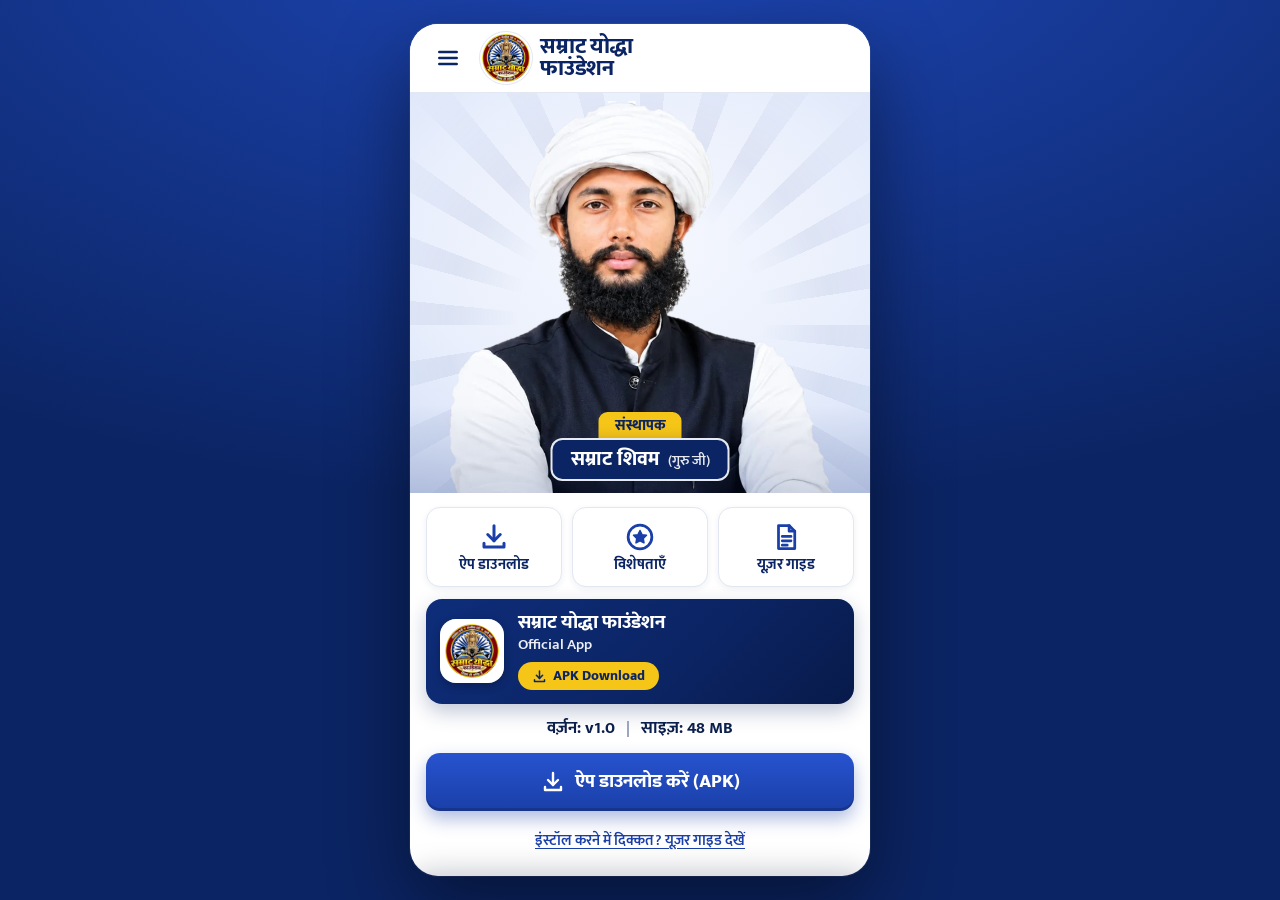
<file: index.html>
<!DOCTYPE html>
<html lang="hi">
<head>
<meta charset="utf-8">
<meta name="viewport" content="width=device-width, initial-scale=1, viewport-fit=cover">
<meta name="theme-color" content="#0B2463">
<title>सम्राट योद्धा फाउंडेशन ऐप</title>
<meta name="description" content="सम्राट योद्धा फाउंडेशन का आधिकारिक मोबाइल ऐप (APK) डाउनलोड करें।">
<link rel="preconnect" href="https://fonts.googleapis.com">
<link rel="preconnect" href="https://fonts.gstatic.com" crossorigin>
<link href="https://fonts.googleapis.com/css2?family=Mukta:wght@500;600;700;800&display=swap" rel="stylesheet">
<style>
/* VOICE  occasion: an official, proud, trustworthy download page for a youth & education foundation
   IDEA   the foundation's own app store listing: founder up top, app tile, one big install button
   PICTURE the founder photo, full bleed, with the yellow "संस्थापक" tag and navy name plate
   COLOUR white ground, deep navy #0B2463 + royal blue #1A3FA8, brand gold #F5C518 as the accent
   TYPE   Mukta 800 for titles, Mukta 500-700 for text (Devanagari + Latin)
   LAYOUT one phone screen: header, photo (flexes), 3 quick buttons, app card, version line, button */
:root{color-scheme:light;--bg:#fff;--ink:#0B1F4D;--navy:#0B2463;--blue:#1A3FA8;--blue2:#2753CF;--gold:#F5C518;--gold2:#FFD84A;--line:#E2E7F1;--soft:#F3F6FC;--mute:#4A5878}
*{box-sizing:border-box;min-width:0}
html,body{height:100%;margin:0}
body{background:var(--bg);color:var(--ink);font:16px/1.5 "Mukta","Noto Sans Devanagari","Nirmala UI",system-ui,sans-serif;-webkit-tap-highlight-color:transparent;overflow:hidden}
button,a{font:inherit;color:inherit}
button{cursor:pointer;border:0;background:none;padding:0}
a{text-decoration:none}
:focus-visible{outline:3px solid var(--gold);outline-offset:2px;border-radius:10px}
.app{height:100%;max-width:460px;margin:0 auto;display:flex;flex-direction:column;background:var(--bg);position:relative;overflow:hidden}
.top{flex:none;display:flex;align-items:center;gap:12px;padding:10px 16px;padding-top:max(10px,env(safe-area-inset-top));background:#fff;border-bottom:1px solid var(--line);z-index:2}
.icon-btn{width:44px;height:44px;display:grid;place-items:center;border-radius:12px;color:var(--navy)}
.icon-btn:hover{background:var(--soft)}
.icon-btn svg{width:26px;height:26px}
.brand{display:flex;align-items:center;gap:10px}
.brand img{width:48px;height:48px;border-radius:50%;box-shadow:0 0 0 2px #fff,0 0 0 3px var(--line)}
.brand b{font-weight:800;font-size:22px;line-height:1.02;letter-spacing:-.01em;color:var(--navy)}
.scroll{flex:1;overflow-y:auto;overscroll-behavior:contain;display:flex;flex-direction:column;padding-bottom:max(14px,env(safe-area-inset-bottom))}
.hero{position:relative;flex:1 1 0;min-height:200px;max-height:400px;background:radial-gradient(90% 75% at 50% 38%,#F6F8FE 0%,#E9EFFC 55%,#D3DEF7 100%);overflow:hidden}
.hero::before{content:"";position:absolute;left:50%;bottom:-38%;width:min(150%,640px);aspect-ratio:1;transform:translateX(-50%);border-radius:50%;background:repeating-conic-gradient(from 0deg,rgba(30,58,138,.07) 0deg 6deg,transparent 6deg 15deg);-webkit-mask:radial-gradient(closest-side,transparent 38%,#000 60%,transparent 100%);mask:radial-gradient(closest-side,transparent 38%,#000 60%,transparent 100%)}
.hero img{position:absolute;inset:8px 0 0;width:100%;height:calc(100% - 8px);object-fit:contain;object-position:50% 100%}
.hero::after{content:"";position:absolute;inset:auto 0 0 0;height:22%;background:linear-gradient(transparent,rgba(11,36,99,.18))}
.plate{position:absolute;left:50%;bottom:12px;transform:translateX(-50%);z-index:1;display:flex;flex-direction:column;align-items:center;width:max-content;max-width:calc(100% - 32px)}
.tag{background:var(--gold);color:var(--navy);font-weight:800;font-size:15px;line-height:1;padding:6px 16px 5px;border-radius:9px 9px 0 0;box-shadow:0 -1px 0 rgba(0,0,0,.05)}
.name{background:var(--navy);color:#fff;font-weight:800;font-size:20px;line-height:1.15;padding:8px 18px;border-radius:12px;border:2px solid rgba(255,255,255,.9);text-align:center;box-shadow:0 6px 18px rgba(5,15,45,.35)}
.name small{font-weight:600;font-size:14px;opacity:.9;margin-left:4px;white-space:nowrap}
.body{flex:none;display:flex;flex-direction:column;gap:12px;padding:14px 16px 0}
.quick{display:grid;grid-template-columns:repeat(3,minmax(0,1fr));gap:10px}
.q{display:flex;flex-direction:column;align-items:center;justify-content:center;gap:4px;min-height:80px;padding:10px 4px 8px;border:1px solid var(--line);border-radius:14px;background:#fff;box-shadow:0 2px 6px rgba(11,36,99,.07);color:var(--navy);font-weight:700;font-size:15px;line-height:1.15;text-align:center;transition:transform .15s,box-shadow .15s}
.q svg{width:30px;height:30px;color:var(--blue)}
.q:hover{box-shadow:0 6px 14px rgba(11,36,99,.12)}
.q:active{transform:scale(.97)}
.card{display:flex;align-items:center;gap:14px;padding:14px;border-radius:16px;background:linear-gradient(135deg,#0E2D7A,var(--navy) 60%,#081A4A);color:#fff;box-shadow:0 8px 20px rgba(11,36,99,.25)}
.app-ico{flex:none;width:64px;height:64px;border-radius:16px;background:#fff;display:grid;place-items:center;box-shadow:inset 0 0 0 1px rgba(255,255,255,.4),0 3px 8px rgba(0,0,0,.25)}
.app-ico img{width:54px;height:54px;border-radius:50%}
.card-t{display:flex;flex-direction:column;gap:2px;flex:1}
.card-t b{font-weight:800;font-size:19px;line-height:1.1}
.card-t span{font-weight:600;font-size:15px;line-height:1.2;opacity:.92}
.pill{align-self:flex-start;margin-top:6px;display:inline-flex;align-items:center;gap:6px;background:var(--gold);color:var(--navy);font-weight:800;font-size:14px;line-height:1;padding:7px 14px 6px;border-radius:99px}
.pill svg{width:15px;height:15px}
.pill:hover{background:var(--gold2)}
.meta{display:flex;justify-content:center;align-items:center;gap:12px;font-weight:700;font-size:17px;color:var(--ink);white-space:nowrap}
.meta i{width:1.5px;height:16px;background:#9AA6C2}
.dl{position:relative;overflow:hidden;display:flex;align-items:center;justify-content:center;gap:10px;min-height:58px;padding:10px 16px;border-radius:14px;background:linear-gradient(180deg,var(--blue2),var(--blue));color:#fff;font-weight:800;font-size:19px;line-height:1.1;box-shadow:0 8px 18px rgba(26,63,168,.35),inset 0 -3px 0 rgba(0,0,0,.18);transition:transform .15s}
.dl svg{width:24px;height:24px;flex:none}
.dl:active{transform:scale(.98)}
.dl::after{content:"";position:absolute;top:0;bottom:0;left:-60%;width:40%;background:linear-gradient(100deg,transparent,rgba(255,255,255,.28),transparent);transform:skewX(-18deg);animation:sheen 3.6s ease-in-out 1.2s infinite}
@keyframes sheen{0%{left:-60%}45%,100%{left:130%}}
.help{align-self:center;display:inline-flex;align-items:center;min-height:36px;font-weight:600;font-size:15px;color:var(--blue);text-decoration:underline;text-underline-offset:3px}
/* sheet */
.scrim{position:fixed;inset:0;background:rgba(6,16,44,.5);opacity:0;pointer-events:none;transition:opacity .2s;z-index:20}
.scrim.on{opacity:1;pointer-events:auto}
.sheet{position:fixed;left:50%;bottom:0;width:100%;max-width:460px;max-height:86%;display:flex;flex-direction:column;background:#fff;border-radius:20px 20px 0 0;transform:translate(-50%,105%);transition:transform .26s cubic-bezier(.2,.8,.2,1);z-index:21;box-shadow:0 -8px 30px rgba(6,16,44,.25)}
.sheet.on{transform:translate(-50%,0)}
.sh-head{flex:none;display:flex;align-items:center;justify-content:space-between;gap:8px;padding:14px 12px 8px 20px;border-bottom:1px solid var(--line)}
.sh-head h2{margin:0;font-weight:800;font-size:22px;line-height:1.1;color:var(--navy)}
.sh-body{overflow-y:auto;padding:14px 20px max(20px,env(safe-area-inset-bottom))}
.menu{list-style:none;margin:0;padding:0}
.menu button{width:100%;display:flex;align-items:center;gap:14px;min-height:54px;padding:6px 4px;border-bottom:1px solid var(--line);font-weight:700;font-size:17px;color:var(--ink);text-align:left}
.menu svg{width:24px;height:24px;color:var(--blue);flex:none}
.foot{margin:16px 0 0;font-size:14px;color:var(--mute);text-align:center}
.slogan{margin:14px 0 0;font-weight:700;font-size:15px;color:var(--navy);text-align:center}
.feats{display:grid;grid-template-columns:repeat(2,minmax(0,1fr));gap:10px}
.feat{padding:12px;border:1px solid var(--line);border-radius:14px;background:var(--soft)}
.feat svg{width:28px;height:28px;color:var(--blue)}
.feat b{display:block;margin-top:4px;font-weight:800;font-size:16px;line-height:1.2;color:var(--navy)}
.feat p{margin:3px 0 0;font-size:14px;line-height:1.35;color:var(--mute)}
.steps{list-style:none;margin:0;padding:0;display:flex;flex-direction:column;gap:12px}
.steps li{display:flex;gap:12px;align-items:flex-start}
.num{flex:none;width:36px;height:36px;border-radius:50%;display:grid;place-items:center;background:var(--blue);color:#fff;font-weight:800;font-size:17px}
.steps p{margin:5px 0 0;font-size:16px;line-height:1.4}
.steps p b{color:var(--navy)}
.note{margin:14px 0 0;padding:10px 12px;border-radius:12px;background:#FFF8D6;border:1px solid #F3DE7A;font-size:14px;line-height:1.4;color:#5A4600}
.sh-body .dl{margin-top:16px}
.ver{list-style:none;margin:0;padding:0}
.ver li{display:flex;gap:12px;padding:10px 0;border-bottom:1px solid var(--line)}
.ver b{flex:none;font-weight:800;color:var(--navy);white-space:nowrap}
.ver span{font-size:15px;color:var(--mute)}
.badge{display:inline-block;margin-left:6px;padding:1px 8px;border-radius:99px;background:var(--gold);color:var(--navy);font-size:12px;font-weight:800}
details{border-bottom:1px solid var(--line)}
summary{list-style:none;cursor:pointer;display:flex;justify-content:space-between;align-items:center;gap:10px;min-height:52px;padding:8px 0;font-weight:700;font-size:16px;line-height:1.3;color:var(--ink)}
summary::-webkit-details-marker{display:none}
summary::after{content:"+";flex:none;font-size:24px;line-height:1;color:var(--blue)}
details[open] summary::after{content:"–"}
details p{margin:0 0 12px;font-size:15px;line-height:1.45;color:var(--mute)}
.toast{position:fixed;left:50%;bottom:max(20px,env(safe-area-inset-bottom));transform:translate(-50%,20px);width:max-content;max-width:calc(100% - 32px);padding:12px 16px;border-radius:12px;background:#0B1F4D;color:#fff;font-weight:600;font-size:15px;line-height:1.35;text-align:center;opacity:0;pointer-events:none;transition:opacity .2s,transform .2s;z-index:30;box-shadow:0 8px 24px rgba(0,0,0,.3)}
.toast.on{opacity:1;transform:translate(-50%,0)}
@media (max-height:640px){.q{min-height:68px;font-size:14px}.q svg{width:24px;height:24px}.card{padding:10px 12px}.app-ico{width:54px;height:54px}.app-ico img{width:46px;height:46px}.body{gap:10px;padding-top:10px}.dl{min-height:52px}}
@media (min-width:600px){
body{background:radial-gradient(1200px 600px at 50% -10%,#1E47B8,transparent),#0B2463;display:grid;place-items:center;padding:24px}
.app{width:100%;height:min(100%,880px);border-radius:28px;box-shadow:0 30px 80px rgba(0,0,0,.45),0 0 0 1px rgba(255,255,255,.08)}
.scrim,.sheet{position:absolute}
.toast{position:absolute}
}
@media (prefers-reduced-motion:reduce){.dl::after{animation:none;display:none}.sheet,.scrim,.toast,.q{transition:none}}
</style>
</head>
<body>
<svg width="0" height="0" style="position:absolute" aria-hidden="true">
  <symbol id="i-dl" viewBox="0 0 24 24" fill="none" stroke="currentColor" stroke-width="2.4" stroke-linecap="round" stroke-linejoin="round"><path d="M12 3v12"/><path d="m7 10 5 5 5-5"/><path d="M4 17v3h16v-3"/></symbol>
  <symbol id="i-star" viewBox="0 0 24 24" fill="none" stroke="currentColor" stroke-width="2.2" stroke-linejoin="round"><circle cx="12" cy="12" r="9.5"/><path d="m12 6.8 1.6 3.3 3.6.5-2.6 2.5.6 3.6-3.2-1.7-3.2 1.7.6-3.6-2.6-2.5 3.6-.5z" fill="currentColor" stroke-width="1.2"/></symbol>
  <symbol id="i-doc" viewBox="0 0 24 24" fill="none" stroke="currentColor" stroke-width="2.2" stroke-linecap="round" stroke-linejoin="round"><path d="M6 2.8h8.5L19 7.3v13.9H6z"/><path d="M14.5 2.8v4.5H19"/><path d="M9 11.5h7M9 15h7M9 18.5h4"/></symbol>
  <symbol id="i-menu" viewBox="0 0 24 24" fill="none" stroke="currentColor" stroke-width="2.4" stroke-linecap="round"><path d="M4 6.5h16M4 12h16M4 17.5h16"/></symbol>
  <symbol id="i-x" viewBox="0 0 24 24" fill="none" stroke="currentColor" stroke-width="2.4" stroke-linecap="round"><path d="M6 6l12 12M18 6 6 18"/></symbol>
  <symbol id="i-ver" viewBox="0 0 24 24" fill="none" stroke="currentColor" stroke-width="2.2" stroke-linecap="round" stroke-linejoin="round"><path d="M20 12a8 8 0 1 1-2.4-5.7"/><path d="M20 4v4.5h-4.5"/><path d="M12 8v4l2.5 2"/></symbol>
  <symbol id="i-help" viewBox="0 0 24 24" fill="none" stroke="currentColor" stroke-width="2.2" stroke-linecap="round" stroke-linejoin="round"><circle cx="12" cy="12" r="9.5"/><path d="M9.5 9.3a2.6 2.6 0 0 1 5 .9c0 1.8-2.5 2.3-2.5 3.8"/><circle cx="12" cy="17.2" r=".6" fill="currentColor"/></symbol>
  <symbol id="i-users" viewBox="0 0 24 24" fill="currentColor"><circle cx="12" cy="7.5" r="3.3"/><circle cx="5.3" cy="9" r="2.4"/><circle cx="18.7" cy="9" r="2.4"/><path d="M5.8 19.5c0-3.6 2.8-6 6.2-6s6.2 2.4 6.2 6zM.8 18.5c0-2.6 1.8-4.3 4.2-4.3 1 0 1.8.2 2.5.7-1.3 1-2.2 2.2-2.5 3.6zM23.2 18.5c0-2.6-1.8-4.3-4.2-4.3-1 0-1.8.2-2.5.7 1.3 1 2.2 2.2 2.5 3.6z"/></symbol>
  <symbol id="i-cap" viewBox="0 0 24 24" fill="currentColor"><path d="M12 3 1 8.5 12 14l9-4.5V16h2V8.5z"/><path d="M5.5 12.5v3.6c0 1.6 3 3.4 6.5 3.4s6.5-1.8 6.5-3.4v-3.6L12 15.8z"/></symbol>
  <symbol id="i-heart" viewBox="0 0 24 24" fill="none" stroke="currentColor" stroke-width="2.2" stroke-linecap="round" stroke-linejoin="round"><path d="M12 11.5S7 8.4 7 5.6A2.6 2.6 0 0 1 12 4.6a2.6 2.6 0 0 1 5 1c0 2.8-5 5.9-5 5.9z" fill="currentColor"/><path d="M2.5 13.5 6 17l3 1.5h6l5.5-4.5M2.5 13.5l2-2 3.5 2.5h5"/></symbol>
  <symbol id="i-cal" viewBox="0 0 24 24" fill="none" stroke="currentColor" stroke-width="2.2" stroke-linecap="round"><rect x="3" y="4.5" width="18" height="16.5" rx="2.5"/><path d="M3 9.5h18M8 2.5v4M16 2.5v4"/><path d="M7.5 13.5h.01M12 13.5h.01M16.5 13.5h.01M7.5 17h.01M12 17h.01" stroke-width="2.8"/></symbol>
  <symbol id="i-news" viewBox="0 0 24 24" fill="none" stroke="currentColor" stroke-width="2.2" stroke-linecap="round" stroke-linejoin="round"><rect x="4" y="3" width="16" height="18" rx="2.5"/><path d="M8 8h8M8 12h8M8 16h5"/></symbol>
  <symbol id="i-book" viewBox="0 0 24 24" fill="none" stroke="currentColor" stroke-width="2.2" stroke-linejoin="round"><path d="M5 4.5A2 2 0 0 1 7 2.5h12v15H7a2 2 0 0 0-2 2z"/><path d="M5 19.5a2 2 0 0 0 2 2h12v-4"/><path d="M9 6.5h6" stroke-linecap="round"/></symbol>
  <symbol id="i-chat" viewBox="0 0 24 24" fill="currentColor"><path d="M3 5.5A3 3 0 0 1 6 2.5h9a3 3 0 0 1 3 3v5a3 3 0 0 1-3 3H9l-4 3.5v-3.6a3 3 0 0 1-2-2.9z"/><path d="M19.5 8.2a2.5 2.5 0 0 1 1.5 2.3v4.3a2.5 2.5 0 0 1-1.6 2.3v3l-3.4-2.9h-4.5a2.5 2.5 0 0 1-2.2-1.3H15a4.5 4.5 0 0 0 4.5-4.5z" opacity=".55"/></symbol>
  <symbol id="i-pin" viewBox="0 0 24 24" fill="currentColor"><path d="M12 1.8a7.4 7.4 0 0 0-7.4 7.4c0 5.4 7.4 13 7.4 13s7.4-7.6 7.4-13A7.4 7.4 0 0 0 12 1.8zm0 10.2a2.8 2.8 0 1 1 0-5.6 2.8 2.8 0 0 1 0 5.6z"/></symbol>
</svg>

<div class="app" id="app">
  <header class="top">
    <button class="icon-btn" id="menuBtn" aria-label="मेन्यू खोलें"><svg><use href="#i-menu"/></svg></button>
    <div class="brand">
      <img src="[data-uri]" alt="सम्राट योद्धा फाउंडेशन लोगो">
      <b>सम्राट योद्धा<br>फाउंडेशन</b>
    </div>
  </header>

  <main class="scroll">
    <section class="hero" aria-label="संस्थापक">
      <img src="[data-uri]" alt="संस्थापक सम्राट शिवम (गुरु जी)" width="742" height="700">
      <div class="plate">
        <span class="tag">संस्थापक</span>
        <span class="name">सम्राट शिवम <small>(गुरु जी)</small></span>
      </div>
    </section>

    <div class="body">
      <nav class="quick" aria-label="त्वरित लिंक">
        <a class="q js-dl" href="#"><svg><use href="#i-dl"/></svg>ऐप डाउनलोड</a>
        <button class="q" data-open="features"><svg><use href="#i-star"/></svg>विशेषताएँ</button>
        <button class="q" data-open="guide"><svg><use href="#i-doc"/></svg>यूज़र गाइड</button>
      </nav>

      <div class="card">
        <div class="app-ico"><img src="[data-uri]" alt=""></div>
        <div class="card-t">
          <b>सम्राट योद्धा फाउंडेशन</b>
          <span>Official App</span>
          <a class="pill js-dl" href="#"><svg><use href="#i-dl"/></svg>APK Download</a>
        </div>
      </div>

      <div class="meta"><span>वर्ज़न: <span class="js-ver">v1.0</span></span><i></i><span>साइज़: <span class="js-size">48 MB</span></span></div>

      <a class="dl js-dl" href="#"><svg><use href="#i-dl"/></svg>ऐप डाउनलोड करें (APK)</a>
      <button class="help" data-open="guide">इंस्टॉल करने में दिक्कत? यूज़र गाइड देखें</button>
    </div>
  </main>

  <div class="scrim" id="scrim"></div>
  <section class="sheet" id="sheet" role="dialog" aria-modal="true" aria-labelledby="shTitle" aria-hidden="true">
    <div class="sh-head"><h2 id="shTitle"></h2><button class="icon-btn" id="shClose" aria-label="बंद करें"><svg><use href="#i-x"/></svg></button></div>
    <div class="sh-body" id="shBody"></div>
  </section>
  <div class="toast" id="toast" role="status" aria-live="polite"></div>
</div>

<template id="t-menu" data-title="मेन्यू">
  <ul class="menu">
    <li><button class="js-dl"><svg><use href="#i-dl"/></svg>ऐप डाउनलोड करें</button></li>
    <li><button data-open="features"><svg><use href="#i-star"/></svg>ऐप की विशेषताएँ</button></li>
    <li><button data-open="guide"><svg><use href="#i-doc"/></svg>यूज़र गाइड (इंस्टॉल कैसे करें)</button></li>
    <li><button data-open="versions"><svg><use href="#i-ver"/></svg>अपडेट / संस्करण</button></li>
    <li><button data-open="faq"><svg><use href="#i-help"/></svg>सहायता (FAQ)</button></li>
  </ul>
  <p class="slogan">शिक्षित बनो ★ संगठित रहो ★ आगे बढ़ो</p>
  <p class="foot">© 2026 सम्राट योद्धा फाउंडेशन</p>
</template>

<template id="t-features" data-title="ऐप की प्रमुख विशेषताएँ">
  <div class="feats">
    <div class="feat"><svg><use href="#i-users"/></svg><b>संगठन से जुड़ें</b><p>राज्य, जिला, विधानसभा और प्रकोष्ठ समूह</p></div>
    <div class="feat"><svg><use href="#i-cap"/></svg><b>पाठशाला</b><p>निःशुल्क शिक्षा व शिक्षक संसाधन</p></div>
    <div class="feat"><svg><use href="#i-heart"/></svg><b>स्वयं सेवक</b><p>स्वैच्छिक सेवा पंजीकरण (निःशुल्क)</p></div>
    <div class="feat"><svg><use href="#i-cal"/></svg><b>कार्यक्रम और अभियान</b><p>आगामी आयोजन, बैठक व गतिविधियाँ</p></div>
    <div class="feat"><svg><use href="#i-news"/></svg><b>समाचार व अपडेट</b><p>संस्थान की ताज़ा जानकारियाँ</p></div>
    <div class="feat"><svg><use href="#i-book"/></svg><b>अध्ययन सामग्री</b><p>बच्चों, शिक्षकों और समुदाय के लिए</p></div>
    <div class="feat"><svg><use href="#i-chat"/></svg><b>समूह व निजी चैट</b><p>सुरक्षित व विषय आधारित संचार</p></div>
    <div class="feat"><svg><use href="#i-pin"/></svg><b>कार्यालय / संपर्क</b><p>राज्य, जिला व ब्लॉक स्तर का विवरण</p></div>
  </div>
  <a class="dl js-dl" href="#"><svg><use href="#i-dl"/></svg>ऐप डाउनलोड करें (APK)</a>
</template>

<template id="t-guide" data-title="ऐप डाउनलोड करने की प्रक्रिया">
  <ol class="steps">
    <li><span class="num">1</span><p><b>ऐप डाउनलोड करें (APK)</b> बटन पर क्लिक करें।</p></li>
    <li><span class="num">2</span><p>APK फ़ाइल डाउनलोड होने दें। Chrome चेतावनी दिखाए तो <b>“फिर भी डाउनलोड करें”</b> चुनें।</p></li>
    <li><span class="num">3</span><p>फ़ोन की Settings में <b>‘Unknown Sources’ (अनजान स्रोत)</b> को Allow करें।</p></li>
    <li><span class="num">4</span><p>Downloads में फ़ाइल खोलें, <b>Install</b> दबाएँ और ऐप खोलें।</p></li>
  </ol>
  <p class="note">APK फ़ाइल केवल Android फ़ोन पर चलती है। ऐप हमेशा इसी आधिकारिक पेज से डाउनलोड करें।</p>
  <a class="dl js-dl" href="#"><svg><use href="#i-dl"/></svg>ऐप डाउनलोड करें (APK)</a>
</template>

<template id="t-versions" data-title="अपडेट / संस्करण">
  <ul class="ver">
    <li><b>v1.0 <span class="badge">नया</span></b><span>पहला आधिकारिक संस्करण। साइज़ 48 MB.</span></li>
  </ul>
  <p class="note">नया संस्करण आने पर वह इसी पेज पर मिलेगा। नई फ़ाइल डाउनलोड करके इंस्टॉल करने से ऐप अपडेट हो जाएगा।</p>
</template>

<template id="t-faq" data-title="सहायता (FAQ)">
  <details><summary>डाउनलोड के बाद फ़ाइल कहाँ मिलेगी..?</summary><p>फ़ोन के File Manager में <b>Downloads</b> फ़ोल्डर में, या Chrome के मेन्यू में “Downloads” खोलकर।</p></details>
  <details><summary>‘फ़ाइल हानिकारक हो सकती है’ चेतावनी क्यों आती है..?</summary><p>Play Store के बाहर से डाउनलोड होने वाली हर APK फ़ाइल पर Chrome यह चेतावनी दिखाता है। इस आधिकारिक पेज से डाउनलोड की गई फ़ाइल के लिए “फिर भी डाउनलोड करें” चुनें।</p></details>
  <details><summary>‘Unknown Sources’ कैसे Allow करें..?</summary><p>फ़ाइल खोलने पर फ़ोन खुद Settings का रास्ता दिखाता है। “इस स्रोत से अनुमति दें” (Allow from this source) चालू करें और वापस आकर Install दबाएँ।</p></details>
  <details><summary>क्या यह iPhone पर चलेगा..?</summary><p>नहीं। APK फ़ाइल केवल Android फ़ोन के लिए है।</p></details>
  <details><summary>ऐप इंस्टॉल नहीं हो रहा, क्या करें..?</summary><p>फ़ोन में खाली जगह (स्टोरेज) जाँचें और देखें कि फ़ाइल पूरी डाउनलोड हुई है। फिर भी न हो तो फ़ाइल हटाकर दोबारा डाउनलोड करें।</p></details>
</template>

<script>
{
  /* ▼▼ यहाँ APK फ़ाइल का लिंक, वर्ज़न और साइज़ बदलें ▼▼ */
  const APP = {
    apk: "samrat-yodha-foundation-v1.0.apk",
    version: "v1.0",
    size: "48 MB"
  };
  /* ▲▲ बस इतना ही बदलना है ▲▲ */

  const $ = (s, r = document) => r.querySelector(s);
  const sheet = $("#sheet"), scrim = $("#scrim"), shBody = $("#shBody"), shTitle = $("#shTitle"), toastEl = $("#toast");
  let toastTimer = 0, lastFocus = null;

  document.querySelectorAll(".js-ver").forEach(e => e.textContent = APP.version);
  document.querySelectorAll(".js-size").forEach(e => e.textContent = APP.size);
  const setLinks = root => root.querySelectorAll("a.js-dl").forEach(a => a.setAttribute("href", APP.apk || "#"));
  setLinks(document);

  function toast(msg) {
    toastEl.textContent = msg;
    toastEl.classList.add("on");
    clearTimeout(toastTimer);
    toastTimer = setTimeout(() => toastEl.classList.remove("on"), 3600);
  }

  function openSheet(name) {
    const t = document.getElementById("t-" + name);
    if (!t) return;
    if (!sheet.classList.contains("on")) lastFocus = document.activeElement;
    shTitle.textContent = t.dataset.title;
    shBody.replaceChildren(t.content.cloneNode(true));
    setLinks(shBody);
    shBody.scrollTop = 0;
    sheet.classList.add("on"); scrim.classList.add("on");
    sheet.setAttribute("aria-hidden", "false");
    $("#shClose").focus();
  }
  function closeSheet() {
    sheet.classList.remove("on"); scrim.classList.remove("on");
    sheet.setAttribute("aria-hidden", "true");
    if (lastFocus && lastFocus.focus) lastFocus.focus();
  }

  async function download() {
    const url = APP.apk;
    if (!url) { toast("APK फ़ाइल जल्द उपलब्ध होगी।"); return; }
    const full = new URL(url, location.href);
    let ok = true;
    if (full.origin === location.origin) {
      try {
        const r = await fetch(full.href, { method: "HEAD", cache: "no-store" });
        if (!r.ok && r.status !== 405) ok = false;
      } catch (e) { ok = false; }
    }
    if (!ok) { toast("APK फ़ाइल अभी सर्वर पर नहीं है, जल्द उपलब्ध होगी।"); return; }
    const a = document.createElement("a");
    a.href = full.href; a.download = full.pathname.split("/").pop() || "app.apk";
    document.body.appendChild(a); a.click(); a.remove();
    toast("डाउनलोड शुरू हो रहा है… इंस्टॉल के लिए यूज़र गाइड देखें।");
  }

  document.addEventListener("click", e => {
    const dl = e.target.closest(".js-dl");
    if (dl) { e.preventDefault(); if (sheet.classList.contains("on")) closeSheet(); download(); return; }
    const op = e.target.closest("[data-open]");
    if (op) { e.preventDefault(); openSheet(op.dataset.open); }
  });
  $("#menuBtn").addEventListener("click", () => openSheet("menu"));
  $("#shClose").addEventListener("click", closeSheet);
  scrim.addEventListener("click", closeSheet);
  document.addEventListener("keydown", e => { if (e.key === "Escape" && sheet.classList.contains("on")) closeSheet(); });
}
</script>
</body>
</html>
</file>
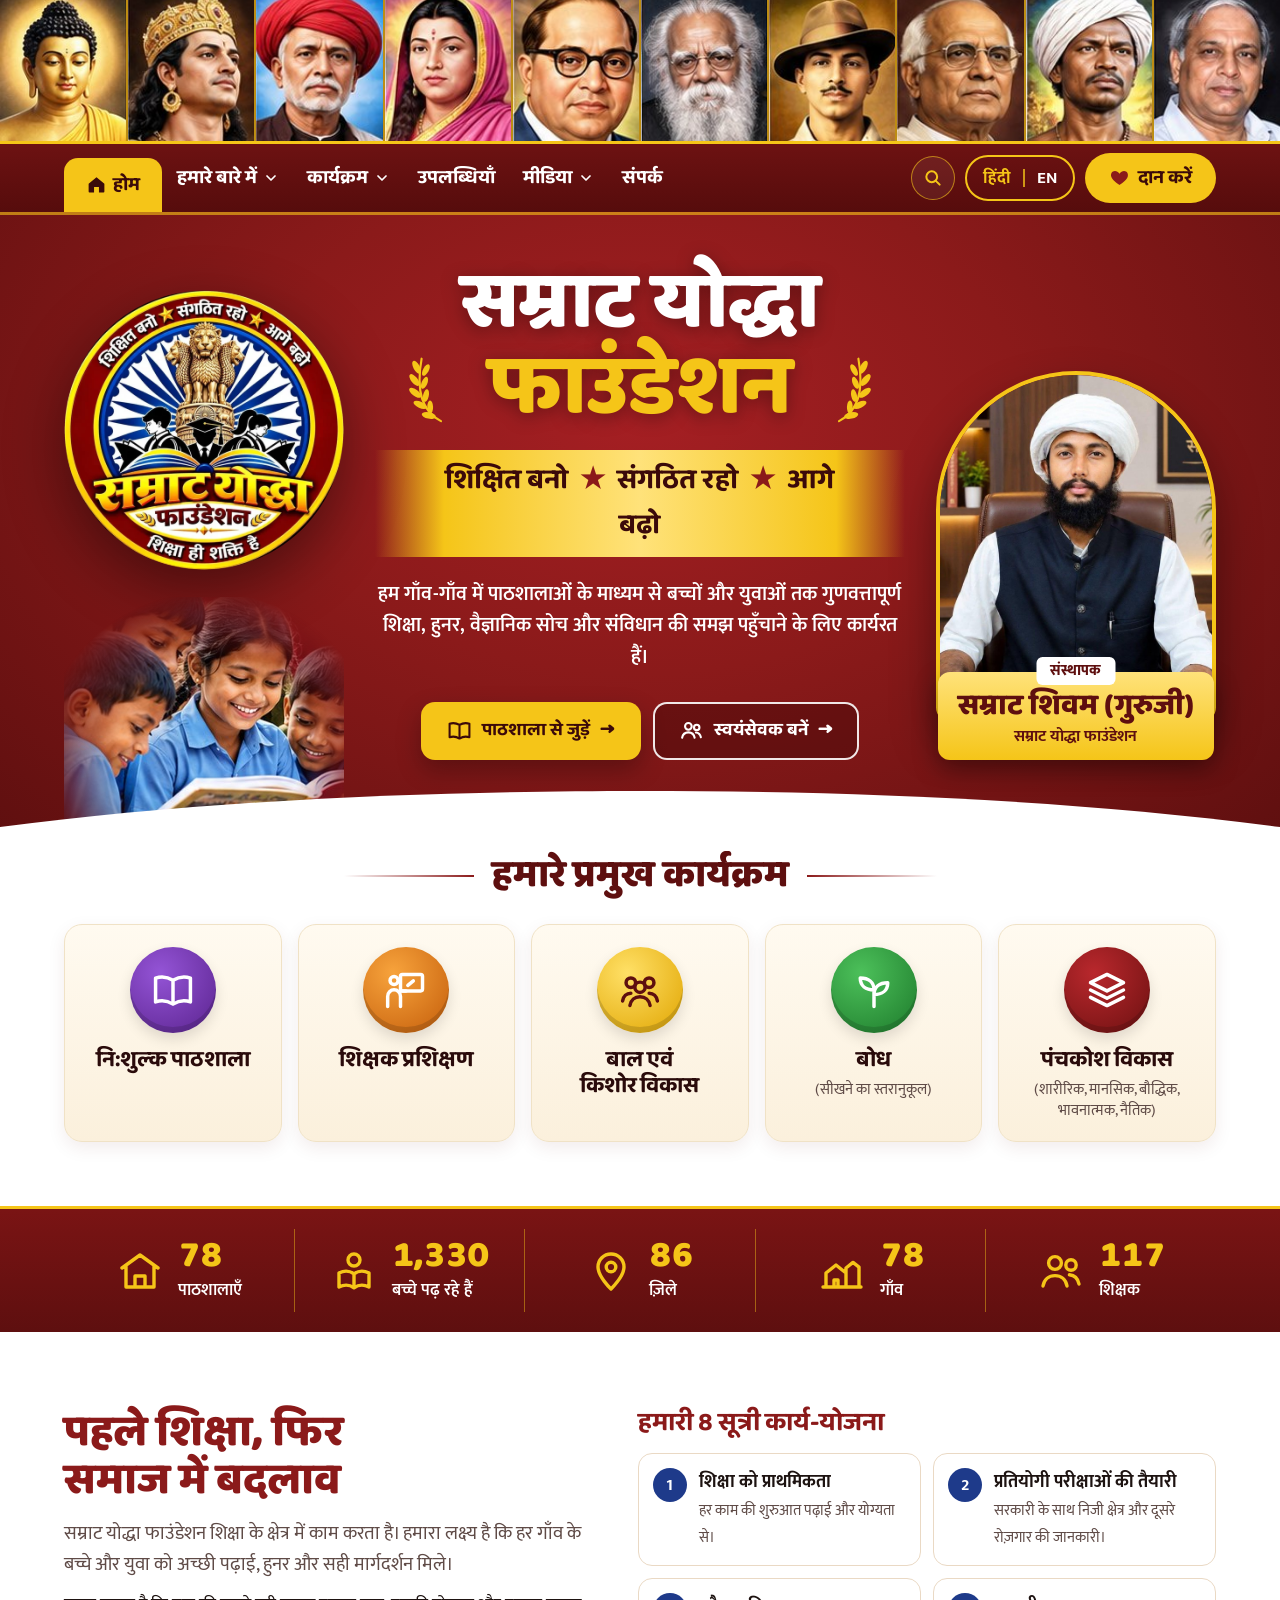
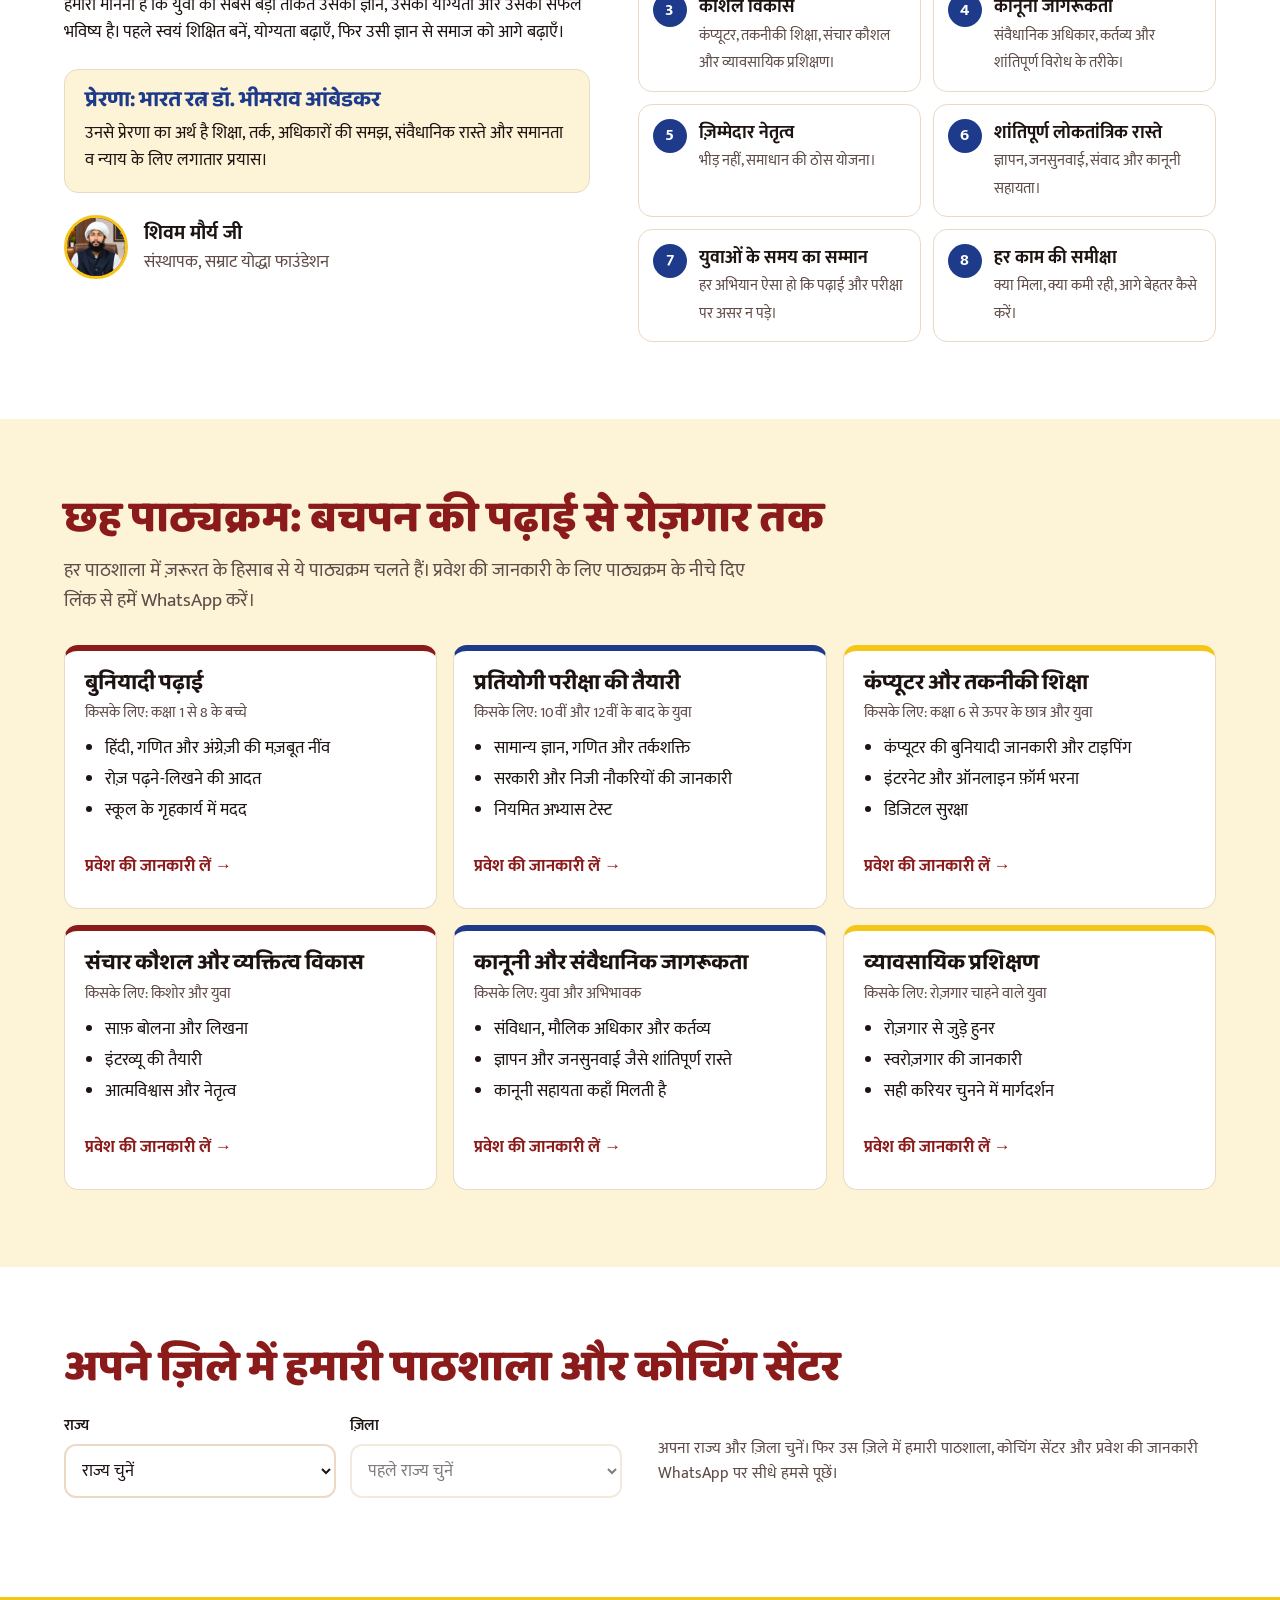
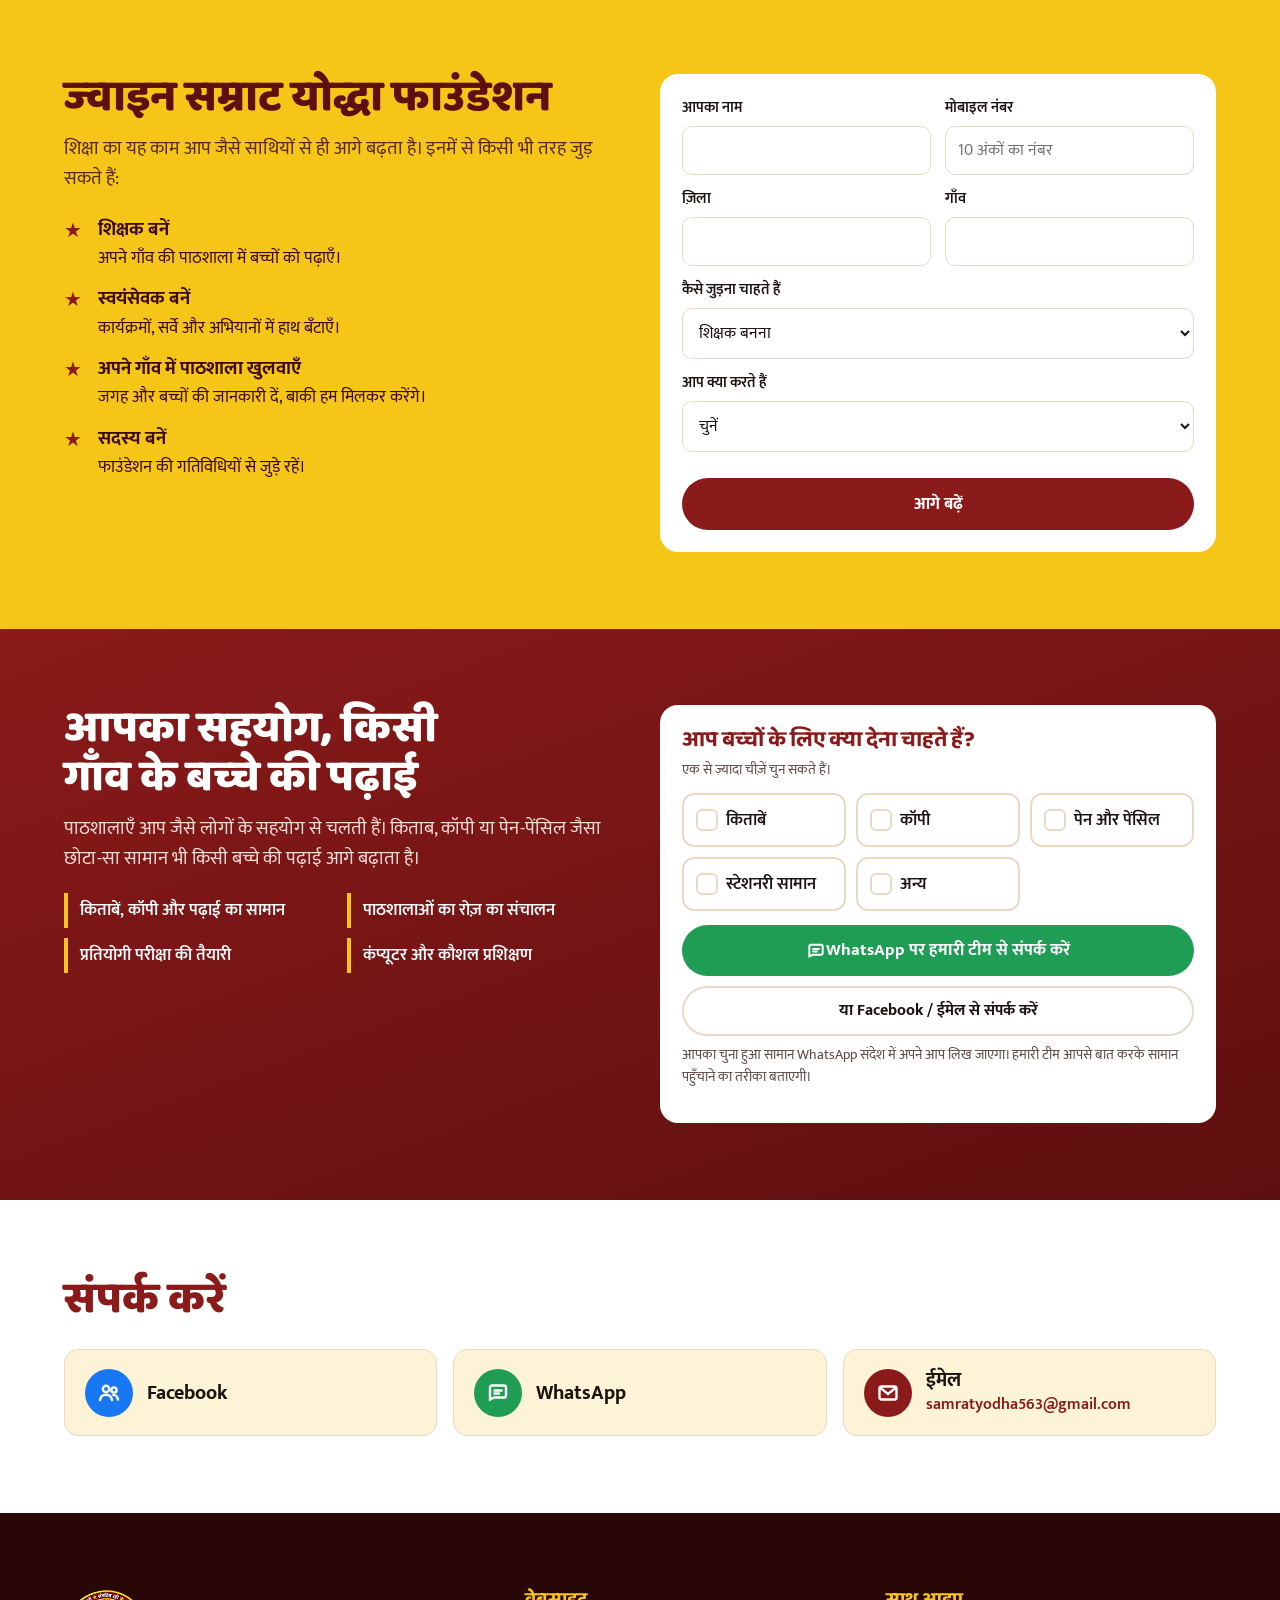
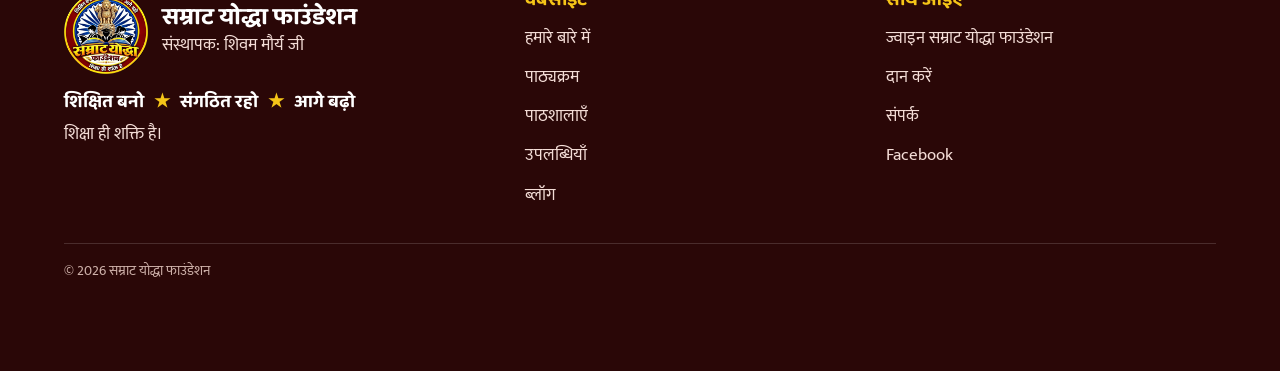
<file: website/index.html>
<!DOCTYPE html>
<html lang="hi">
<head>
<meta charset="utf-8">
<meta name="viewport" content="width=device-width, initial-scale=1">
<title>सम्राट योद्धा फाउंडेशन | शिक्षा ही शक्ति है</title>
<meta name="description" content="सम्राट योद्धा फाउंडेशन गाँव-गाँव में पाठशालाएँ चलाकर बच्चों और युवाओं तक शिक्षा, हुनर और संविधान की समझ पहुँचाता है। अपने ज़िले की पाठशाला खोजें, हमसे जुड़ें, ब्लॉग पढ़ें या दान करें।">
<meta name="theme-color" content="#5e0f0f">
<meta name="color-scheme" content="light">
<!-- WhatsApp / Facebook पर लिंक भेजने पर दिखने वाली जानकारी -->
<meta property="og:title" content="सम्राट योद्धा फाउंडेशन | शिक्षा ही शक्ति है">
<meta property="og:description" content="सम्राट योद्धा फाउंडेशन गाँव-गाँव में पाठशालाएँ चलाकर बच्चों और युवाओं तक शिक्षा, हुनर और संविधान की समझ पहुँचाता है। अपने ज़िले की पाठशाला खोजें, हमसे जुड़ें, ब्लॉग पढ़ें या दान करें।">
<meta property="og:type" content="website">
<meta property="og:image" content="https://samratyodhafoundation.org/images/share.jpg">
<meta property="og:url" content="https://samratyodhafoundation.org/">
<meta property="og:locale" content="hi_IN">
<meta name="twitter:card" content="summary_large_image">
<link rel="canonical" href="https://samratyodhafoundation.org/">
<script type="application/ld+json">{"@context":"https://schema.org","@type":"NGO","name":"सम्राट योद्धा फाउंडेशन","alternateName":"Samrat Yodha Foundation","url":"https://samratyodhafoundation.org/","logo":"https://samratyodhafoundation.org/images/logo.webp","image":"https://samratyodhafoundation.org/images/share.jpg","description":"सम्राट योद्धा फाउंडेशन गाँव-गाँव में पाठशालाएँ चलाकर बच्चों और युवाओं तक शिक्षा, हुनर और संविधान की समझ पहुँचाता है। अपने ज़िले की पाठशाला खोजें, हमसे जुड़ें, ब्लॉग पढ़ें या दान करें।","slogan":"शिक्षित बनो, संगठित रहो, आगे बढ़ो","founder":{"@type":"Person","name":"शिवम मौर्य जी"},"email":"samratyodha563@gmail.com","sameAs":["https://www.facebook.com/share/19tK3Xy29k/"],"areaServed":"IN"}</script>

<link rel="icon" type="image/png" href="images/favicon.png">
<link rel="apple-touch-icon" href="images/apple-touch-icon.png">
<link rel="preconnect" href="https://fonts.googleapis.com">
<link rel="preconnect" href="https://fonts.gstatic.com" crossorigin>
<link href="https://fonts.googleapis.com/css2?family=Baloo+2:wght@600;700;800&family=Mukta:wght@400;600;700&display=swap" rel="stylesheet">
<!-- यह पेज एडमिन पैनल अपने आप बनाता है। यहाँ सीधे बदलाव न करें, वे अगली बार मिट जाएँगे। -->
<link rel="stylesheet" href="css/style.css?v=20261126145635">
<!-- पिछली बार चुनी गई भाषा अंग्रेज़ी हो तो पेज खुलते समय हिंदी की झलक न दिखे -->
<script>try{if(localStorage.getItem('syf-lang')==='en'){document.documentElement.className+=' en-wait';setTimeout(function(){document.documentElement.classList.remove('en-wait')},1500)}}catch(e){}</script>
</head>
<body>

<div class="prerna" role="img" aria-label="हमारे प्रेरणा स्रोत" data-i-aria="heroes.label"><div class="ptrack"><span class="pset"><span class="pf"><img src="images/prerna-01.jpg" alt="" width="125" height="160"></span><span class="pf"><img src="images/prerna-02.jpg" alt="" width="125" height="160"></span><span class="pf"><img src="images/prerna-03.jpg" alt="" width="125" height="160"></span><span class="pf"><img src="images/prerna-04.jpg" alt="" width="125" height="160"></span><span class="pf"><img src="images/prerna-05.jpg" alt="" width="125" height="160"></span><span class="pf"><img src="images/prerna-06.jpg" alt="" width="125" height="160"></span><span class="pf"><img src="images/prerna-07.jpg" alt="" width="125" height="160"></span><span class="pf"><img src="images/prerna-08.jpg" alt="" width="125" height="160"></span><span class="pf"><img src="images/prerna-09.jpg" alt="" width="125" height="160"></span><span class="pf"><img src="images/prerna-10.jpg" alt="" width="125" height="160"></span></span><span class="pset dup" aria-hidden="true"><span class="pf"><img src="images/prerna-01.jpg" alt="" width="125" height="160"></span><span class="pf"><img src="images/prerna-02.jpg" alt="" width="125" height="160"></span><span class="pf"><img src="images/prerna-03.jpg" alt="" width="125" height="160"></span><span class="pf"><img src="images/prerna-04.jpg" alt="" width="125" height="160"></span><span class="pf"><img src="images/prerna-05.jpg" alt="" width="125" height="160"></span><span class="pf"><img src="images/prerna-06.jpg" alt="" width="125" height="160"></span><span class="pf"><img src="images/prerna-07.jpg" alt="" width="125" height="160"></span><span class="pf"><img src="images/prerna-08.jpg" alt="" width="125" height="160"></span><span class="pf"><img src="images/prerna-09.jpg" alt="" width="125" height="160"></span><span class="pf"><img src="images/prerna-10.jpg" alt="" width="125" height="160"></span></span></div></div>

<header class="nav" id="nav">
  <a class="brand" href="#top"><img src="images/logo.webp" alt="सम्राट योद्धा फाउंडेशन का लोगो" data-i-alt="logo.alt" width="44" height="44"><span data-i="brand">सम्राट योद्धा<small>फाउंडेशन</small></span></a>
  <nav class="menu" id="menu" aria-label="मुख्य मेनू" data-i-aria="nav.aria">
    <a class="mhome" href="#top" aria-current="page"><svg class="mi" viewBox="0 0 24 24" aria-hidden="true"><path d="M3 11.2 12 3.8l9 7.4V20a1 1 0 0 1-1 1h-5.2v-6.2H9.2V21H4a1 1 0 0 1-1-1z"/></svg><span data-i="nav.home">होम</span></a>
    <div class="dd"><button type="button" class="ddb" aria-expanded="false"><span data-i="nav.about">हमारे बारे में</span><svg class="chev" viewBox="0 0 24 24" aria-hidden="true"><path d="M6 9l6 6 6-6"/></svg></button>
      <div class="ddm"><a href="#about" data-i="nav.aboutIntro">परिचय</a><a href="#founder" data-i="nav.founder">संस्थापक</a><a href="#plan" data-i="nav.plan">8 सूत्री कार्य-योजना</a></div></div>
    <div class="dd"><button type="button" class="ddb" aria-expanded="false"><span data-i="nav.programs">कार्यक्रम</span><svg class="chev" viewBox="0 0 24 24" aria-hidden="true"><path d="M6 9l6 6 6-6"/></svg></button>
      <div class="ddm"><a href="#programs" data-i="nav.progMain">प्रमुख कार्यक्रम</a><a href="#courses" data-i="nav.courses">पाठ्यक्रम</a><a href="#schools" data-i="nav.schools">पाठशालाएँ</a><a href="#join" data-i="nav.join">जुड़ें</a></div></div>
    <a href="#work" data-i="nav.work">उपलब्धियाँ</a>
    <div class="dd"><button type="button" class="ddb" aria-expanded="false"><span data-i="nav.media">मीडिया</span><svg class="chev" viewBox="0 0 24 24" aria-hidden="true"><path d="M6 9l6 6 6-6"/></svg></button>
      <div class="ddm"><a href="blogs/" data-i="nav.blog">ब्लॉग</a></div></div>
    <a href="#contact" data-i="nav.contact">संपर्क</a>
  </nav>
  <div class="ntools">
    <button class="sbtn" id="sOpen" type="button" aria-haspopup="dialog" aria-label="सम्राट योद्धा फाउंडेशन के बारे में जानें" data-i-aria="search.btn" title="सम्राट योद्धा फाउंडेशन के बारे में जानें"><svg class="ico" viewBox="0 0 24 24" aria-hidden="true"><circle cx="10.5" cy="10.5" r="6.5"/><path d="M20 20l-4.6-4.6"/></svg></button>
    <div class="lang" role="group" aria-label="भाषा चुनें / Choose language"><button type="button" data-lang="hi" aria-pressed="true" lang="hi">हिंदी</button><span class="sep" aria-hidden="true"></span><button type="button" data-lang="en" aria-pressed="false" lang="en">EN</button></div>
    <a class="btn gold donate" href="#donate"><svg class="heart" viewBox="0 0 24 24" aria-hidden="true"><path d="M12 20.5s-7.5-4.6-9.3-9.2C1.5 8 3.4 4.6 6.8 4.6c2.1 0 3.6 1.2 5.2 3.1 1.6-1.9 3.1-3.1 5.2-3.1 3.4 0 5.3 3.4 4.1 6.7-1.8 4.6-9.3 9.2-9.3 9.2z"/></svg><span data-i="donate">दान करें</span></a>
    <button class="mbtn" id="mbtn" type="button" aria-controls="menu" aria-expanded="false" aria-label="मेनू" data-i-aria="nav.menu"><i></i><i></i><i></i></button>
  </div>
</header>

<section class="hero" id="top" aria-roledescription="carousel" aria-label="सम्राट योद्धा फाउंडेशन की झलकियाँ" data-i-aria="sl.label">
  <div class="slides" id="slides">
    <div class="slide main" role="group" aria-roledescription="slide">
      <div class="band">
        <div class="wrap hx">
          <div class="hx-logo"><img src="images/logo.webp" alt="सम्राट योद्धा फाउंडेशन का गोल लोगो: अशोक स्तंभ, किताब और विद्यार्थी" data-i-alt="logo.big.alt" width="380" height="380"></div>
          <div class="hx-main">
            <h1 data-i="hero.h1">सम्राट योद्धा <span>फाउंडेशन</span></h1>
            <p class="slogan ribbon" data-i="slogan">शिक्षित बनो <b>★</b> संगठित रहो <b>★</b> आगे बढ़ो</p>
            <p class="lead" data-i="hero.lead">हम गाँव-गाँव में पाठशालाओं के माध्यम से बच्चों और युवाओं तक गुणवत्तापूर्ण शिक्षा, हुनर, वैज्ञानिक सोच और संविधान की समझ पहुँचाने के लिए कार्यरत हैं।</p>
            <div class="acts">
              <a class="btn gold" href="#schools"><svg class="bi" viewBox="0 0 24 24" aria-hidden="true"><path d="M2.5 5.5c3-1 6.3-.8 9.5 1.2 3.2-2 6.5-2.2 9.5-1.2v13c-3-1-6.3-.8-9.5 1.2-3.2-2-6.5-2.2-9.5-1.2zM12 6.7v13"/></svg><span data-i="hero.btn1">पाठशाला से जुड़ें</span><span class="arr" aria-hidden="true">→</span></a>
              <a class="btn line" href="#join"><svg class="bi" viewBox="0 0 24 24" aria-hidden="true"><circle cx="9" cy="8" r="3.2"/><path d="M3 19c.6-3.3 3-5.2 6-5.2s5.4 1.9 6 5.2"/><circle cx="17" cy="9" r="2.6"/><path d="M16.2 13.9c2.4.2 4.2 1.8 4.8 4.6"/></svg><span data-i="hero.btn2">स्वयंसेवक बनें</span><span class="arr" aria-hidden="true">→</span></a>
            </div>
          </div>
          <figure class="hx-founder">
            <img src="images/founder-hero.jpg" alt="सम्राट शिवम (गुरुजी)" width="640" height="800">
            <figcaption><small data-i="hero.founderLbl">संस्थापक</small><b data-i="hero.founderName">सम्राट शिवम (गुरुजी)</b><span class="forg" data-i="hero.founderOrg">सम्राट योद्धा फाउंडेशन</span></figcaption>
          </figure>
          <figure class="hx-kids"><img src="images/hero-kids.jpg" alt="पाठशाला में किताब पढ़ते बच्चे" data-i-alt="hero.kidsAlt" width="322" height="290"></figure>
        </div>
      </div>
    </div>
  </div>
  <div class="slnav" id="slnav" hidden>
    <button class="slbtn" id="slPrev" type="button" aria-label="पिछली स्लाइड" data-i-aria="sl.prev"><svg viewBox="0 0 24 24" aria-hidden="true"><path d="M15 5l-7 7 7 7"/></svg></button>
    <div class="dots" id="dots"></div>
    <button class="slbtn" id="slNext" type="button" aria-label="अगली स्लाइड" data-i-aria="sl.next"><svg viewBox="0 0 24 24" aria-hidden="true"><path d="M9 5l7 7-7 7"/></svg></button>
  </div>
</section>


<section class="programs" id="programs">
  <div class="wrap">
    <h2 class="orn"><span data-i="prog.h2">हमारे प्रमुख कार्यक्रम</span></h2>
    <div class="prgrid"><div class="prog"><span class="picon c-purple"><svg viewBox="0 0 24 24" aria-hidden="true"><path d="M2.5 5.5c3-1 6.3-.8 9.5 1.2 3.2-2 6.5-2.2 9.5-1.2v13c-3-1-6.3-.8-9.5 1.2-3.2-2-6.5-2.2-9.5-1.2zM12 6.7v13"/></svg></span><h3><span class="l-hi">नि:शुल्क पाठशाला</span><span class="l-en" lang="en">Free pathshalas</span></h3></div><div class="prog"><span class="picon c-orange"><svg viewBox="0 0 24 24" aria-hidden="true"><rect x="9" y="3.5" width="12" height="9" rx="1"/><path d="M13 9.5l3-2.5M5.5 9a2.2 2.2 0 1 0 0-4.4A2.2 2.2 0 0 0 5.5 9zM2 21v-5.5c0-2 1.6-3.6 3.5-3.6S9 13.5 9 15.5V21M9 12.5h3"/></svg></span><h3><span class="l-hi">शिक्षक प्रशिक्षण</span><span class="l-en" lang="en">Teacher training</span></h3></div><div class="prog"><span class="picon c-gold"><svg viewBox="0 0 24 24" aria-hidden="true"><circle cx="7" cy="8" r="2.6"/><circle cx="17" cy="8" r="2.6"/><circle cx="12" cy="10.5" r="2.8"/><path d="M2.5 18c.4-2.6 2.2-4.2 4.5-4.2M21.5 18c-.4-2.6-2.2-4.2-4.5-4.2M6.5 20.5c.5-3 2.7-4.8 5.5-4.8s5 1.8 5.5 4.8"/></svg></span><h3><span class="l-hi">बाल एवं किशोर विकास</span><span class="l-en" lang="en">Child and adolescent development</span></h3></div><div class="prog"><span class="picon c-green"><svg viewBox="0 0 24 24" aria-hidden="true"><path d="M12 21v-9M12 12c0-4.2-3-6.5-7.5-6.5 0 4.2 3 6.5 7.5 6.5zM12 14.5c0-4.2 3-6.5 7.5-6.5 0 4.2-3 6.5-7.5 6.5z"/></svg></span><h3><span class="l-hi">बोध</span><span class="l-en" lang="en">Bodh</span></h3><small>(<span class="l-hi">सीखने का स्तरानुकूल</span><span class="l-en" lang="en">learning at the right level</span>)</small></div><div class="prog"><span class="picon c-maroon"><svg viewBox="0 0 24 24" aria-hidden="true"><path d="M12 3.5 21 8l-9 4.5L3 8zM3 12l9 4.5 9-4.5M3 16l9 4.5 9-4.5"/></svg></span><h3><span class="l-hi">पंचकोश विकास</span><span class="l-en" lang="en">Panchakosha development</span></h3><small>(<span class="l-hi">शारीरिक, मानसिक, बौद्धिक, भावनात्मक, नैतिक</span><span class="l-en" lang="en">physical, mental, intellectual, emotional, moral</span>)</small></div></div>
  </div>
</section>


<section class="stats" id="work">
  <div class="wrap">
    <h2 class="sr" data-i="stats.h2">अब तक की उपलब्धियाँ</h2>
    <div class="sgrid" id="sgrid"></div>
  </div>
</section>

<section class="band about" id="about">
  <div class="wrap agrid">
    <div>
      <h2 data-i="about.h2">पहले शिक्षा, फिर समाज में बदलाव</h2>
      <p class="lead" style="margin-top:14px" data-i="about.lead">सम्राट योद्धा फाउंडेशन शिक्षा के क्षेत्र में काम करता है। हमारा लक्ष्य है कि हर गाँव के बच्चे और युवा को अच्छी पढ़ाई, हुनर और सही मार्गदर्शन मिले।</p>
      <p data-i="about.p">हमारा मानना है कि युवा की सबसे बड़ी ताकत उसका ज्ञान, उसकी योग्यता और उसका सफल भविष्य है। पहले स्वयं शिक्षित बनें, योग्यता बढ़ाएँ, फिर उसी ज्ञान से समाज को आगे बढ़ाएँ।</p>
      <div class="insp">
        <h3 data-i="insp.h3">प्रेरणा: भारत रत्न डॉ. भीमराव आंबेडकर</h3>
        <p style="margin:8px 0 0" data-i="insp.p">उनसे प्रेरणा का अर्थ है शिक्षा, तर्क, अधिकारों की समझ, संवैधानिक रास्ते और समानता व न्याय के लिए लगातार प्रयास।</p>
      </div>
      <div class="founder" id="founder">
        <div class="av" aria-hidden="true" data-i="founder.av">शि</div>
        <div><b data-i="founder.name">शिवम मौर्य जी</b><span data-i="founder.role">संस्थापक, सम्राट योद्धा फाउंडेशन</span></div>
      </div>
    </div>
    <div class="plan" id="plan">
      <h3 data-i="plan.h3">हमारी 8 सूत्री कार्य-योजना</h3>
      <ol>
        <li><b data-i="plan.1.t">शिक्षा को प्राथमिकता</b><span data-i="plan.1.d">हर काम की शुरुआत पढ़ाई और योग्यता से।</span></li>
        <li><b data-i="plan.2.t">प्रतियोगी परीक्षाओं की तैयारी</b><span data-i="plan.2.d">सरकारी के साथ निजी क्षेत्र और दूसरे रोज़गार की जानकारी।</span></li>
        <li><b data-i="plan.3.t">कौशल विकास</b><span data-i="plan.3.d">कंप्यूटर, तकनीकी शिक्षा, संचार कौशल और व्यावसायिक प्रशिक्षण।</span></li>
        <li><b data-i="plan.4.t">कानूनी जागरूकता</b><span data-i="plan.4.d">संवैधानिक अधिकार, कर्तव्य और शांतिपूर्ण विरोध के तरीके।</span></li>
        <li><b data-i="plan.5.t">ज़िम्मेदार नेतृत्व</b><span data-i="plan.5.d">भीड़ नहीं, समाधान की ठोस योजना।</span></li>
        <li><b data-i="plan.6.t">शांतिपूर्ण लोकतांत्रिक रास्ते</b><span data-i="plan.6.d">ज्ञापन, जनसुनवाई, संवाद और कानूनी सहायता।</span></li>
        <li><b data-i="plan.7.t">युवाओं के समय का सम्मान</b><span data-i="plan.7.d">हर अभियान ऐसा हो कि पढ़ाई और परीक्षा पर असर न पड़े।</span></li>
        <li><b data-i="plan.8.t">हर काम की समीक्षा</b><span data-i="plan.8.d">क्या मिला, क्या कमी रही, आगे बेहतर कैसे करें।</span></li>
      </ol>
    </div>
  </div>
</section>

<section class="band courses" id="courses">
  <div class="wrap">
    <h2 data-i="courses.h2">छह पाठ्यक्रम: बचपन की पढ़ाई से रोज़गार तक</h2>
    <p class="lead" style="margin-top:12px" data-i="courses.lead">हर पाठशाला में ज़रूरत के हिसाब से ये पाठ्यक्रम चलते हैं। प्रवेश की जानकारी के लिए पाठ्यक्रम के नीचे दिए लिंक से हमें WhatsApp करें।</p>
    <p class="swipe" aria-hidden="true" data-i="courses.swipe">उँगली से बगल में खिसकाकर सभी 6 पाठ्यक्रम देखें →</p>
    <div class="cgrid" id="cgrid"></div>
  </div>
</section>



<section class="band" id="schools">
  <div class="wrap">
    <h2 data-i="schools.h2">अपने ज़िले में हमारी पाठशाला और कोचिंग सेंटर</h2>
    <div class="pick">
      <div><label for="fs" data-i="f.state">राज्य</label><select id="fs"></select></div>
      <div><label for="fd" data-i="f.district">ज़िला</label><select id="fd" disabled></select></div>
    </div>
    <div class="ares hint" id="ares" aria-live="polite"></div>
  </div>
</section>



<section class="band join" id="join">
  <div class="wrap jgrid">
    <div>
      <h2 data-i="join.h2">ज्वाइन सम्राट योद्धा फाउंडेशन</h2>
      <p class="lead" style="margin-top:12px" data-i="join.lead">शिक्षा का यह काम आप जैसे साथियों से ही आगे बढ़ता है। इनमें से किसी भी तरह जुड़ सकते हैं:</p>
      <ul class="ways">
        <li><b data-i="way.1.t">शिक्षक बनें</b><span data-i="way.1.d">अपने गाँव की पाठशाला में बच्चों को पढ़ाएँ।</span></li>
        <li><b data-i="way.2.t">स्वयंसेवक बनें</b><span data-i="way.2.d">कार्यक्रमों, सर्वे और अभियानों में हाथ बँटाएँ।</span></li>
        <li><b data-i="way.3.t">अपने गाँव में पाठशाला खुलवाएँ</b><span data-i="way.3.d">जगह और बच्चों की जानकारी दें, बाकी हम मिलकर करेंगे।</span></li>
        <li><b data-i="way.4.t">सदस्य बनें</b><span data-i="way.4.d">फाउंडेशन की गतिविधियों से जुड़े रहें।</span></li>
      </ul>
    </div>
    <form class="panel" id="jform" novalidate>
      <div class="fgrid">
        <div><label for="jn" data-i="j.name">आपका नाम</label><input id="jn" autocomplete="name"></div>
        <div><label for="jm" data-i="j.mobile">मोबाइल नंबर</label><input id="jm" inputmode="numeric" autocomplete="tel" placeholder="10 अंकों का नंबर" data-i-ph="j.mobile.ph"></div>
        <div><label for="jd" data-i="j.district">ज़िला</label><input id="jd"></div>
        <div><label for="jv" data-i="j.village">गाँव</label><input id="jv"></div>
        <div class="full"><label for="jt" data-i="j.how">कैसे जुड़ना चाहते हैं</label>
          <select id="jt"><option data-i="j.opt1">शिक्षक बनना</option><option data-i="j.opt2">स्वयंसेवक बनना</option><option data-i="j.opt3">अपने गाँव में पाठशाला खुलवाना</option><option data-i="j.opt4">सदस्य बनना</option></select></div>
        <div class="full"><label for="jw" data-i="j.work">आप क्या करते हैं</label>
          <select id="jw"><option value="" data-i="j.w0">चुनें</option><option data-i="j.w1">पढ़ाई (छात्र / छात्रा)</option><option data-i="j.w2">नौकरी</option><option data-i="j.w3">व्यवसाय</option><option data-i="j.w4">खेती-किसानी</option><option data-i="j.w5">गृहिणी</option><option data-i="j.w6">अन्य</option></select></div>
      </div>
      <p class="err" id="jerr" role="alert"></p>
      <button class="btn maroon" type="submit" style="width:100%" data-i="j.submit">आगे बढ़ें</button>
      <div class="res" id="jres" hidden>
        <p data-i="j.ready">आपका संदेश तैयार है। नीचे का बटन WhatsApp खोलेगा, वहाँ भेजें दबाइए।</p>
        <a class="btn gold" id="jlink" href="#" target="_blank" rel="noopener" style="width:100%" data-i="j.send">WhatsApp पर भेजें</a>
      </div>
    </form>
  </div>
</section>

<section class="band donate" id="donate">
  <div class="wrap jgrid">
    <div>
      <h2 data-i="don.h2">आपका सहयोग, किसी गाँव के बच्चे की पढ़ाई</h2>
      <p class="lead" style="margin-top:12px" data-i="don.lead">पाठशालाएँ आप जैसे लोगों के सहयोग से चलती हैं। किताब, कॉपी या पेन-पेंसिल जैसा छोटा-सा सामान भी किसी बच्चे की पढ़ाई आगे बढ़ाता है।</p>
      <ul class="uses">
        <li data-i="use.1">किताबें, कॉपी और पढ़ाई का सामान</li>
        <li data-i="use.2">पाठशालाओं का रोज़ का संचालन</li>
        <li data-i="use.3">प्रतियोगी परीक्षा की तैयारी</li>
        <li data-i="use.4">कंप्यूटर और कौशल प्रशिक्षण</li>
      </ul>
    </div>
    <div class="panel">
      <p class="ptitle" id="dwhat" data-i="d.what">आप बच्चों के लिए क्या देना चाहते हैं?</p>
      <p class="note" style="margin:0 0 12px" data-i="d.multi">एक से ज़्यादा चीज़ें चुन सकते हैं।</p>
      <div class="items" id="items" role="group" aria-labelledby="dwhat">
        <button type="button" class="item" data-k="books" aria-pressed="false"><svg class="tick" viewBox="0 0 24 24" aria-hidden="true"><path d="M5 12.5l4.5 4.5L19 7.5"/></svg><span data-i="d.i1">किताबें</span></button>
        <button type="button" class="item" data-k="copies" aria-pressed="false"><svg class="tick" viewBox="0 0 24 24" aria-hidden="true"><path d="M5 12.5l4.5 4.5L19 7.5"/></svg><span data-i="d.i2">कॉपी</span></button>
        <button type="button" class="item" data-k="pens" aria-pressed="false"><svg class="tick" viewBox="0 0 24 24" aria-hidden="true"><path d="M5 12.5l4.5 4.5L19 7.5"/></svg><span data-i="d.i3">पेन और पेंसिल</span></button>
        <button type="button" class="item" data-k="stationery" aria-pressed="false"><svg class="tick" viewBox="0 0 24 24" aria-hidden="true"><path d="M5 12.5l4.5 4.5L19 7.5"/></svg><span data-i="d.i4">स्टेशनरी सामान</span></button>
        <button type="button" class="item" data-k="other" aria-pressed="false"><svg class="tick" viewBox="0 0 24 24" aria-hidden="true"><path d="M5 12.5l4.5 4.5L19 7.5"/></svg><span data-i="d.i5">अन्य</span></button>
      </div>
      <div class="otherbox" id="otherBox" hidden>
        <label for="dother" data-i="d.other">और क्या देना चाहते हैं?</label>
        <input id="dother" placeholder="जैसे स्कूल बैग, ड्रॉइंग का सामान" data-i-ph="d.other.ph">
      </div>
      <div class="upi" id="upiBox" hidden>
        <span class="lbl">UPI ID</span>
        <div class="id"><span id="upiId"></span><button class="btn mini" id="upiCopy" type="button">कॉपी करें</button></div>
        <div class="qrwrap">
          <div class="qr" id="qr"></div>
          <p data-i="d.qr.cap">PhonePe, Google Pay, Paytm या BHIM, किसी भी UPI ऐप से यह QR कोड स्कैन करके दान करें।</p>
        </div>
        <a class="btn gold" id="dupi" href="#" data-i="d.upi">UPI ऐप से दान करें</a>
      </div>
      <a class="btn wa" id="dbtn" href="#" target="_blank" rel="noopener"><svg class="ico" viewBox="0 0 24 24" aria-hidden="true"><path d="M4 18.5V6.5a2 2 0 0 1 2-2h12a2 2 0 0 1 2 2v8a2 2 0 0 1-2 2H8z"/><path d="M8.5 9.5h7M8.5 12.5h4.5"/></svg><span data-i="d.btn">WhatsApp पर हमारी टीम से संपर्क करें</span></a>
      <a class="btn ghost" href="#contact" data-i="d.contact">या Facebook / ईमेल से संपर्क करें</a>
      <p class="note" data-i="d.note">आपका चुना हुआ सामान WhatsApp संदेश में अपने आप लिख जाएगा। हमारी टीम आपसे बात करके सामान पहुँचाने का तरीका बताएगी।</p>
    </div>
  </div>
</section>

<section class="band" id="contact">
  <div class="wrap">
    <h2 data-i="contact.h2">संपर्क करें</h2>
    <div class="cgrid2">
      <a class="ci c-fb" id="cFb" href="#" target="_blank" rel="noopener"><span class="cicon"><svg class="ico" viewBox="0 0 24 24" aria-hidden="true"><circle cx="9" cy="8" r="3.2"/><path d="M3 19c.6-3.3 3-5.2 6-5.2s5.4 1.9 6 5.2"/><circle cx="17" cy="9" r="2.6"/><path d="M16.2 13.9c2.4.2 4.2 1.8 4.8 4.6"/></svg></span><span class="ctext"><b>Facebook</b></span></a>
      <a class="ci c-wa" id="cWa" href="#" target="_blank" rel="noopener"><span class="cicon"><svg class="ico" viewBox="0 0 24 24" aria-hidden="true"><path d="M4 18.5V6.5a2 2 0 0 1 2-2h12a2 2 0 0 1 2 2v8a2 2 0 0 1-2 2H8z"/><path d="M8.5 9.5h7M8.5 12.5h4.5"/></svg></span><span class="ctext"><b>WhatsApp</b></span></a>
      <a class="ci c-em" id="cEmail" href="#"><span class="cicon"><svg class="ico" viewBox="0 0 24 24" aria-hidden="true"><rect x="3.5" y="5.5" width="17" height="13" rx="2"/><path d="M4.5 7l7.5 6 7.5-6"/></svg></span><span class="ctext"><b data-i="c.email">ईमेल</b><em id="cEmailText"></em></span></a>
    </div>
  </div>
</section>

<footer class="band">
  <div class="wrap">
    <div class="fg">
      <div>
        <div class="fb"><img src="images/logo.webp" alt=""><div><b data-i="foot.org">सम्राट योद्धा फाउंडेशन</b><span data-i="foot.by">संस्थापक: शिवम मौर्य जी</span></div></div>
        <p class="slogan" data-i="slogan">शिक्षित बनो <b>★</b> संगठित रहो <b>★</b> आगे बढ़ो</p>
        <p data-i="foot.tag">शिक्षा ही शक्ति है।</p>
      </div>
      <nav aria-label="फ़ुटर लिंक" data-i-aria="foot.aria"><h3 data-i="foot.web">वेबसाइट</h3><a href="#about" data-i="nav.about">हमारे बारे में</a><a href="#courses" data-i="nav.courses">पाठ्यक्रम</a><a href="#schools" data-i="nav.schools">पाठशालाएँ</a><a href="#work" data-i="nav.work">उपलब्धियाँ</a><a href="blogs/" data-i="nav.blog">ब्लॉग</a></nav>
      <nav aria-label="साथ आइए" data-i-aria="foot.join"><h3 data-i="foot.join">साथ आइए</h3><a href="#join" data-i="join.cta">ज्वाइन सम्राट योद्धा फाउंडेशन</a><a href="#donate" data-i="donate">दान करें</a><a href="#contact" data-i="nav.contact">संपर्क</a><a id="fFb" href="#" target="_blank" rel="noopener">Facebook</a></nav>
    </div>
    <p class="copy">© <span id="year">2026</span> <span data-i="foot.copy">सम्राट योद्धा फाउंडेशन</span></p>
  </div>
</footer>

<div class="smodal" id="sModal" hidden role="dialog" aria-modal="true" aria-label="वेबसाइट में खोजें" data-i-aria="search.title">
  <div class="sbox">
    <div class="shead">
      <svg class="ico" viewBox="0 0 24 24" aria-hidden="true"><circle cx="10.5" cy="10.5" r="6.5"/><path d="M20 20l-4.6-4.6"/></svg>
      <input id="sq" type="search" autocomplete="off" placeholder="खोजें: पाठशाला, दान, पाठ्यक्रम, ज़िला…" data-i-ph="search.ph" aria-label="वेबसाइट में खोजें" data-i-aria="search.title">
      <button class="sclose" id="sClose" type="button" data-i="search.close">बंद करें</button>
    </div>
    <p class="stitle" id="sTitle"></p>
    <div class="sres" id="sres"></div>
  </div>
</div>

<script src="js/districts.js?v=20261126145635"></script>
<script src="js/site-data.js?v=20261126145635"></script>
<script src="js/lang.js?v=20261126145635"></script>
<script src="js/qr.js?v=20261126145635"></script>
<script src="js/app.js?v=20261126145635"></script>
</body>
</html>
</file>
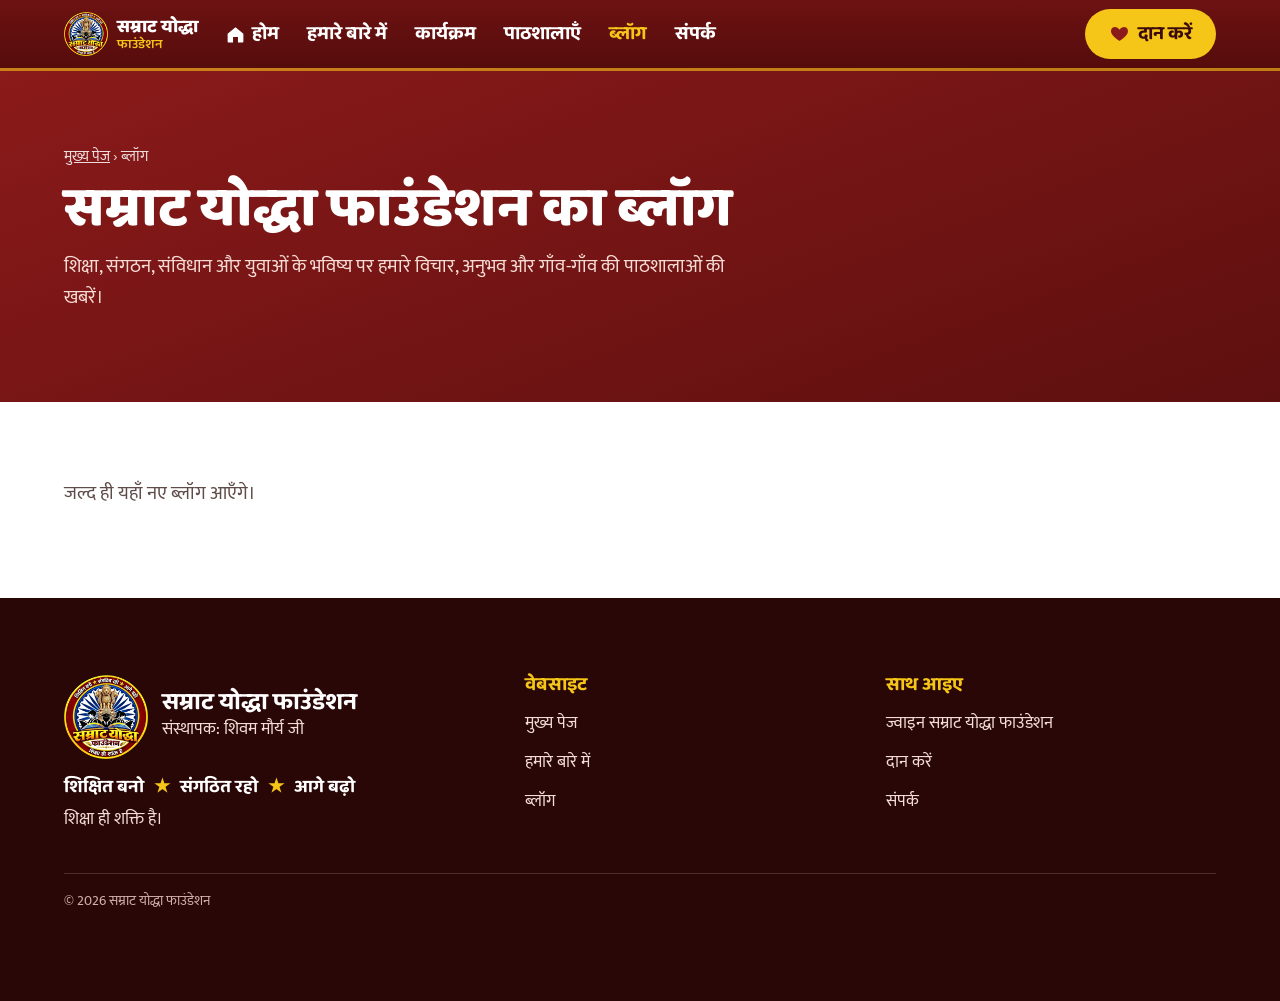
<file: website/blogs/index.html>
<!DOCTYPE html>
<html lang="hi">
<head>
<meta charset="utf-8">
<meta name="viewport" content="width=device-width, initial-scale=1">
<title>ब्लॉग | सम्राट योद्धा फाउंडेशन</title>
<meta name="description" content="सम्राट योद्धा फाउंडेशन के ब्लॉग: शिक्षा, संगठन, संविधान और युवाओं के भविष्य पर विचार और गाँव-गाँव की पाठशालाओं की खबरें।">
<meta name="theme-color" content="#5e0f0f">
<link rel="canonical" href="https://samratyodhafoundation.org/blogs/">
<meta property="og:type" content="website">
<meta property="og:title" content="सम्राट योद्धा फाउंडेशन का ब्लॉग">
<meta property="og:description" content="सम्राट योद्धा फाउंडेशन के ब्लॉग: शिक्षा, संगठन, संविधान और युवाओं के भविष्य पर विचार और गाँव-गाँव की पाठशालाओं की खबरें।">
<meta property="og:url" content="https://samratyodhafoundation.org/blogs/">
<meta property="og:image" content="https://samratyodhafoundation.org/images/share.jpg">
<meta property="og:locale" content="hi_IN">
<meta property="og:site_name" content="सम्राट योद्धा फाउंडेशन">
<meta name="twitter:card" content="summary_large_image">
<script type="application/ld+json">{"@context":"https://schema.org","@type":"Blog","name":"सम्राट योद्धा फाउंडेशन का ब्लॉग","url":"https://samratyodhafoundation.org/blogs/","inLanguage":"hi","publisher":{"@type":"NGO","name":"सम्राट योद्धा फाउंडेशन","url":"https://samratyodhafoundation.org/"},"blogPost":[]}</script>
<link rel="icon" type="image/png" href="../images/favicon.png">
<link rel="apple-touch-icon" href="../images/apple-touch-icon.png">
<link rel="preconnect" href="https://fonts.googleapis.com">
<link rel="preconnect" href="https://fonts.gstatic.com" crossorigin>
<link href="https://fonts.googleapis.com/css2?family=Baloo+2:wght@600;700;800&family=Mukta:wght@400;600;700&display=swap" rel="stylesheet">
<link rel="stylesheet" href="../css/style.css?v=20261126145635">
</head>
<body class="blogpage">
<header class="nav" id="nav">
  <a class="brand" href="../"><img src="../images/logo.webp" alt="सम्राट योद्धा फाउंडेशन का लोगो" width="44" height="44"><span>सम्राट योद्धा<small>फाउंडेशन</small></span></a>
  <nav class="menu" id="menu" aria-label="मुख्य मेनू"><a class="mhome" href="../"><svg class="mi" viewBox="0 0 24 24" aria-hidden="true"><path d="M3 11.2 12 3.8l9 7.4V20a1 1 0 0 1-1 1h-5.2v-6.2H9.2V21H4a1 1 0 0 1-1-1z"/></svg><span>होम</span></a><a href="../#about">हमारे बारे में</a><a href="../#programs">कार्यक्रम</a><a href="../#schools">पाठशालाएँ</a><a href="../blogs/" aria-current="page">ब्लॉग</a><a href="../#contact">संपर्क</a></nav>
  <div class="ntools"><a class="btn gold donate" href="../#donate"><svg class="heart" viewBox="0 0 24 24" aria-hidden="true"><path d="M12 20.5s-7.5-4.6-9.3-9.2C1.5 8 3.4 4.6 6.8 4.6c2.1 0 3.6 1.2 5.2 3.1 1.6-1.9 3.1-3.1 5.2-3.1 3.4 0 5.3 3.4 4.1 6.7-1.8 4.6-9.3 9.2-9.3 9.2z"/></svg><span>दान करें</span></a><button class="mbtn" id="mbtn" type="button" aria-controls="menu" aria-expanded="false" aria-label="मेनू"><i></i><i></i><i></i></button></div>
</header>
<script>(function(){var b=document.getElementById("mbtn");b.addEventListener("click",function(e){e.stopPropagation();var o=!document.body.classList.contains("menu-open");document.body.classList.toggle("menu-open",o);b.setAttribute("aria-expanded",String(o));});document.addEventListener("click",function(e){if(!e.target.closest("#nav")){document.body.classList.remove("menu-open");b.setAttribute("aria-expanded","false");}});})();</script>
<main>
<section class="band blogtop"><div class="wrap"><nav class="crumbs" aria-label="आप यहाँ हैं"><a href="../">मुख्य पेज</a> › <span>ब्लॉग</span></nav><h1>सम्राट योद्धा फाउंडेशन का ब्लॉग</h1><p class="lead">शिक्षा, संगठन, संविधान और युवाओं के भविष्य पर हमारे विचार, अनुभव और गाँव-गाँव की पाठशालाओं की खबरें।</p></div></section>
<section class="band"><div class="wrap"><p class="lead">जल्द ही यहाँ नए ब्लॉग आएँगे।</p></div></section>
</main>
<footer class="band">
  <div class="wrap">
    <div class="fg">
      <div>
        <div class="fb"><img src="../images/logo.webp" alt=""><div><b>सम्राट योद्धा फाउंडेशन</b><span>संस्थापक: शिवम मौर्य जी</span></div></div>
        <p class="slogan">शिक्षित बनो <b>★</b> संगठित रहो <b>★</b> आगे बढ़ो</p>
        <p>शिक्षा ही शक्ति है।</p>
      </div>
      <nav aria-label="फ़ुटर लिंक"><h3>वेबसाइट</h3><a href="../">मुख्य पेज</a><a href="../#about">हमारे बारे में</a><a href="../blogs/">ब्लॉग</a></nav>
      <nav aria-label="जुड़ें"><h3>साथ आइए</h3><a href="../#join">ज्वाइन सम्राट योद्धा फाउंडेशन</a><a href="../#donate">दान करें</a><a href="../#contact">संपर्क</a></nav>
    </div>
    <p class="copy">© 2026 सम्राट योद्धा फाउंडेशन</p>
  </div>
</footer>
</body>
</html>
</file>
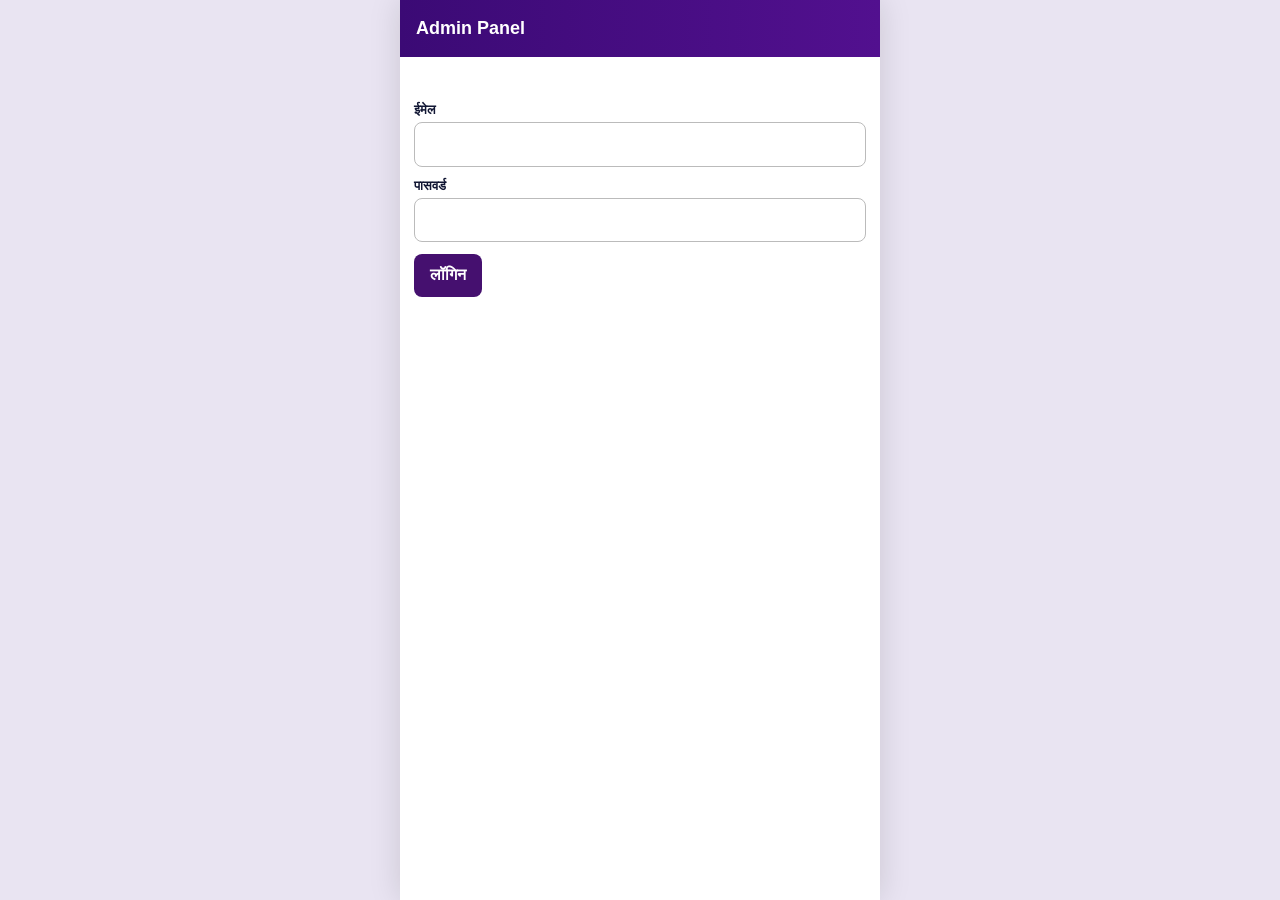
<file: admin.html>
<!DOCTYPE html>
<html lang="hi"><head><meta charset="utf-8"><meta name="viewport" content="width=device-width,initial-scale=1"><meta name="robots" content="noindex">
<title>Admin Panel | Job Portal</title><link rel="icon" href="img/favicon.png"><link rel="stylesheet" href="style.css?v=11">
<style>#app{padding:0 0 30px}form,.pad{padding:14px}label{display:block;font-weight:600;font-size:13px;margin:10px 0 3px}
input:not([type=checkbox]),select,textarea{width:100%;font:inherit;padding:10px;border:1px solid #bbb;border-radius:8px}
.btn{background:#45106f;color:#fff;border-radius:8px;padding:10px 16px;font-weight:600;margin-top:12px}.btn.red{background:#b00020}.btn.gray{background:#666}
.item{border:1px solid #ddd;border-radius:10px;padding:12px;margin-bottom:10px}.msg{padding:10px 14px;color:#b00020;font-weight:600}</style></head>
<body><div id="app"></div><script src="config.js?v=11"></script><script src="admin.js?v=11"></script></body></html>
</file>
<file: website/css/style.css>
/* सम्राट योद्धा फाउंडेशन — वेबसाइट का डिज़ाइन (रंग, अक्षर, जगह)
   ब्रांड रंग: मरून #8B1A1A, सुनहरा #F5C518, शाही नीला #1E3A8A */
:root{--bg:#ffffff;--ink:#1d1311;--mute:#5f4b47;--tint:#fdf3d7;--card:#ffffff;--line:#ead9c4;--maroon:#8B1A1A;--deep:#5e0f0f;--gold:#F5C518;--blue:#1E3A8A;--head:#8B1A1A;--btxt:#1E3A8A;--gut:max(5vw,16px,calc((100vw - 1240px) / 2))}
*{box-sizing:border-box;min-width:0}
html{scroll-behavior:smooth;scroll-padding-top:84px}
body{margin:0;background:var(--bg);color:var(--ink);font:17px/1.6 "Mukta","Nirmala UI","Noto Sans Devanagari",sans-serif;overflow-x:clip}
img{max-width:100%;display:block}
[hidden]{display:none!important}
a{color:inherit}
h1,h2,h3{font-family:"Baloo 2","Mukta",sans-serif;line-height:1.1;margin:0;text-wrap:balance}
h2{font-size:clamp(30px,4vw,44px);color:var(--head);font-weight:800}
h3{font-size:22px;font-weight:700}
p{margin:0 0 12px}
.band{padding-block:clamp(40px,6vw,84px);padding-inline:var(--gut)}
.wrap{max-width:1240px;margin:0 auto}
.lead{font-size:19px;color:var(--mute);max-width:62ch}
.note{font-size:14px;color:var(--mute);margin-top:8px}
.btn{display:inline-flex;align-items:center;justify-content:center;min-height:48px;padding:10px 22px;border-radius:999px;font-weight:700;text-decoration:none;border:2px solid transparent;font-size:17px;cursor:pointer;font-family:inherit;white-space:nowrap}
.btn.gold{background:var(--gold);color:#3b0a0a}
.btn.gold:hover{background:#ffd84a}
.btn.line{border-color:currentColor;background:transparent}
.btn.line:hover{background:rgba(255,255,255,.12)}
.btn.blue{background:var(--blue);color:#fff}
.btn.maroon{background:var(--maroon);color:#fff}
.btn.maroon:hover{background:var(--deep)}
.btn:focus-visible,a:focus-visible,button:focus-visible,select:focus-visible,input:focus-visible,textarea:focus-visible{outline:3px solid var(--gold);outline-offset:2px}
/* nav */
.ico{width:20px;height:20px;flex:none;fill:none;stroke:var(--gold);stroke-width:2.4;stroke-linecap:round}
html.en-wait body{opacity:0}
/* hero */
.hero{background:radial-gradient(circle at 75% 45%,#a42222 0,var(--maroon) 38%,var(--deep) 100%);color:#fff;overflow:hidden;position:relative}
.slides{display:flex;overflow-x:auto;scroll-snap-type:x mandatory;scrollbar-width:none;overscroll-behavior-x:contain}
.slides::-webkit-scrollbar{display:none}
.slide{flex:0 0 100%;overflow:hidden;position:relative;min-width:0;scroll-snap-align:start;scroll-snap-stop:always;display:flex}
.slide>.band{flex:1;display:flex;align-items:center;padding-bottom:clamp(84px,8vw,108px)}
.slide>.band>.wrap{width:100%}
.pgrid{display:grid;grid-template-columns:minmax(0,.8fr) minmax(0,1.2fr);gap:48px;align-items:center}
.pphoto{position:relative;justify-self:center;width:min(360px,82%);aspect-ratio:1;border-radius:50%;border:8px solid var(--gold);box-shadow:0 0 0 14px rgba(245,197,24,.16),0 24px 50px rgba(0,0,0,.35);overflow:hidden;background:var(--deep);display:grid;place-items:center}
.pphoto img{width:100%;height:100%;object-fit:cover}
.pphoto .ini{font-family:"Baloo 2",sans-serif;font-weight:800;font-size:clamp(84px,12vw,150px);line-height:1;color:var(--gold)}
.prole{display:inline-block;background:var(--gold);color:#3b0a0a;font-weight:700;font-size:16px;padding:4px 16px;border-radius:999px;margin:0 0 14px}
.ptext h2{color:#fff;font-size:clamp(38px,5.4vw,64px);font-weight:800}
.pabout{color:#f6dcd5;font-size:19px;line-height:1.65;max-width:56ch;margin:18px 0 0}
.slnav{position:absolute;left:0;right:0;bottom:clamp(18px,2.5vw,30px);display:flex;justify-content:center;align-items:center;gap:12px;pointer-events:none}
.slnav>*{pointer-events:auto}
.slnav[hidden]{display:none!important}
.slbtn{width:46px;height:46px;flex:none;border-radius:50%;border:2px solid rgba(245,197,24,.75);background:rgba(40,4,4,.35);cursor:pointer;display:grid;place-items:center}
.slbtn svg{width:22px;height:22px;fill:none;stroke:#fff;stroke-width:2.6;stroke-linecap:round;stroke-linejoin:round}
.slbtn:hover{background:rgba(245,197,24,.25)}
.dots{display:flex;flex-wrap:wrap;justify-content:center;max-width:70vw}
.dot{width:26px;height:30px;padding:0;border:0;background:none;cursor:pointer;display:grid;place-items:center}
.dot::before{content:"";width:10px;height:10px;border-radius:5px;background:rgba(255,255,255,.45);transition:width .25s}
.dot[aria-current=true]::before{width:22px;background:var(--gold)}
.slogan{font-family:"Baloo 2",sans-serif;font-weight:700;font-size:clamp(19px,2.2vw,24px);margin:16px 0 10px}
.slogan b{color:var(--gold);padding:0 6px}
.hero .lead{color:#f6dcd5;margin-bottom:24px}
.acts{display:flex;flex-wrap:wrap;gap:12px}
/* counters */
/* about */
.agrid{display:grid;grid-template-columns:minmax(0,1fr) minmax(0,1.1fr);gap:48px;align-items:start}
.about p{max-width:62ch}
.insp{margin:22px 0;padding:18px 20px;border-radius:14px;background:var(--tint);border:1px solid var(--line)}
.insp h3{color:var(--btxt)}
.founder{display:flex;gap:16px;align-items:center}
.av{flex:none;width:64px;height:64px;border-radius:50%;background:var(--maroon);color:var(--gold);display:grid;place-items:center;font-family:"Baloo 2",sans-serif;font-weight:800;font-size:28px;border:3px solid var(--gold)}
.founder b{display:block;font-size:20px}
.founder span{color:var(--mute)}
.plan h3{font-size:26px;margin-bottom:16px;color:var(--head)}
.plan ol{list-style:none;margin:0;padding:0;display:grid;grid-template-columns:repeat(2,minmax(0,1fr));gap:12px;counter-reset:p}
.plan li{counter-increment:p;background:var(--card);border:1px solid var(--line);border-radius:14px;padding:14px 16px 14px 60px;position:relative}
.plan li::before{content:counter(p);position:absolute;left:14px;top:14px;width:34px;height:34px;border-radius:50%;background:var(--blue);color:#fff;display:grid;place-items:center;font-weight:700}
.plan li b{display:block;font-size:18px}
.plan li span{font-size:15px;color:var(--mute)}
/* courses */
.courses{background:var(--tint)}
.cgrid{display:grid;grid-template-columns:repeat(3,minmax(0,1fr));gap:16px;margin-top:28px}
.course{background:var(--card);border:1px solid var(--line);border-top:6px solid var(--maroon);border-radius:14px;padding:20px;display:flex;flex-direction:column}
.course:nth-child(3n+2){border-top-color:var(--blue)}
.course:nth-child(3n){border-top-color:var(--gold)}
.course .who{color:var(--mute);font-size:15px;margin:6px 0 10px}
.course ul{margin:0 0 16px;padding-left:20px;flex:1}
.course li{margin-bottom:4px}
.course a{align-self:flex-start;font-weight:700;color:var(--head);text-decoration:none;min-height:44px;display:flex;align-items:center}
.course a:hover{text-decoration:underline}
/* schools */
.pick{display:grid;grid-template-columns:repeat(2,minmax(0,1fr));gap:14px;max-width:760px;margin:22px 0 18px}
.pick select{min-height:54px;font-size:17px;border-width:2px;border-radius:12px}
.ares{max-width:760px;display:flex;align-items:center;gap:22px;padding:20px 24px;border-radius:16px;background:#fdf0c4;border:1px solid #efcf5e}
.ares .rnum{font-family:"Baloo 2",sans-serif;font-weight:800;font-size:clamp(52px,7vw,72px);line-height:1;color:var(--maroon);font-variant-numeric:tabular-nums;min-width:1ch;text-align:center}
.ares b{display:block;font-size:21px;line-height:1.3}
.ares span{display:block;color:var(--mute);font-size:17px}
.ares.zero{background:var(--tint);border-color:var(--line)}
.ares.zero .rnum{color:var(--mute)}
.ares.ask .btn{margin-top:14px}
#work .note{font-size:18px;color:var(--ink);margin-top:20px;max-width:46em}
#work .note a{color:var(--deep);font-weight:700}
.ares.hint{display:block;padding:0;background:none;border:0;color:var(--mute);font-size:16px}
label{display:block;font-weight:600;font-size:15px;margin-bottom:6px}
select,input,textarea{width:100%;min-height:48px;padding:10px 12px;font:16px "Mukta",sans-serif;color:var(--ink);background:var(--card);border:1.5px solid var(--line);border-radius:10px}
select:disabled{opacity:.55}
textarea{min-height:90px;resize:vertical}
/* join */
.join{background:var(--gold);color:#3b0a0a}
.join h2{color:var(--deep)}
.jgrid{display:grid;grid-template-columns:minmax(0,1fr) minmax(0,1fr);gap:40px;align-items:start}
.join .lead{color:#5a2a10}
.ways{list-style:none;padding:0;margin:20px 0 0;display:grid;gap:12px}
.ways li{padding-left:34px;position:relative}
.ways li::before{content:"★";position:absolute;left:0;top:0;color:var(--maroon);font-size:20px}
.ways b{display:block;font-size:19px}
.panel{background:var(--card);color:var(--ink);border-radius:18px;padding:22px}
.fgrid{display:grid;grid-template-columns:repeat(2,minmax(0,1fr));gap:12px 14px}
.full{grid-column:1/-1}
.err{color:#c0262d;font-size:14px;min-height:20px;margin:6px 0 0}
.res{margin-top:14px;padding:14px;border-radius:12px;background:var(--tint);border:1px solid var(--line)}
/* donate */
.donate{background:linear-gradient(160deg,var(--maroon),var(--deep));color:#fff}
.donate h2{color:#fff}
.donate .lead{color:#f6dcd5}
.uses{list-style:none;padding:0;margin:18px 0 0;display:grid;grid-template-columns:repeat(2,minmax(0,1fr));gap:10px}
.uses li{border-left:4px solid var(--gold);padding:4px 0 4px 12px;font-weight:600}
.panel .btn{width:100%}
.ptitle{font-family:"Baloo 2",sans-serif;font-weight:700;font-size:22px;line-height:1.25;margin:0 0 4px;color:var(--head)}
.items{display:grid;grid-template-columns:repeat(3,minmax(0,1fr));gap:10px;margin-bottom:14px}
.item{display:flex;align-items:center;gap:8px;min-height:54px;padding:8px 12px;border-radius:12px;border:2px solid var(--line);background:var(--card);color:var(--ink);font:600 17px "Mukta",sans-serif;cursor:pointer;text-align:left;line-height:1.2}
@media(hover:hover){.item:hover{border-color:var(--maroon)}}
.item .tick{width:22px;height:22px;flex:none;border-radius:6px;border:2px solid var(--line);fill:none;stroke:transparent;stroke-width:3;stroke-linecap:round;stroke-linejoin:round;background:#fff}
.item[aria-pressed=true]{border-color:var(--maroon);background:var(--maroon);color:#fff}
.item[aria-pressed=true] .tick{border-color:#fff;stroke:var(--maroon)}
.otherbox{margin:0 0 14px}
.btn.ghost{background:transparent;border-color:var(--line);color:var(--ink);font-size:16px}
.btn.ghost:hover{border-color:var(--maroon);color:var(--maroon)}
.panel .btn+.btn{margin-top:10px}
.upi{margin:0 0 12px;padding:14px;border-radius:12px;background:var(--tint);border:1px solid var(--line)}
.upi .id{display:flex;gap:10px;align-items:center;flex-wrap:wrap;font-weight:700;font-size:19px;overflow-wrap:anywhere}
.panel .upi .mini{width:auto;min-height:40px;padding:6px 14px;font-size:15px;background:var(--card);border:1.5px solid var(--line);color:var(--ink)}
.upi img{width:200px;max-width:100%;margin:12px auto 0;border-radius:8px;background:#fff;padding:8px}
.upi .lbl{display:block;font-size:14px;color:var(--mute)}
.qrwrap{display:flex;gap:14px;align-items:center;margin:12px 0;flex-wrap:wrap}
.qr{width:168px;height:168px;flex:none;background:#fff;border:1px solid var(--line);border-radius:10px;padding:6px}
.qr svg,.qr img{width:100%;height:100%;display:block}
.qrwrap p{flex:1 1 140px;margin:0;font-size:15px;color:var(--mute)}
.btn.wa{background:#1f9d55;color:#fff}
.btn.wa:hover{background:#178246}
.btn .ico{stroke:currentColor}
/* search */
.smodal{position:fixed;inset:0;z-index:60;background:rgba(30,8,8,.55);display:flex;align-items:flex-start;justify-content:center;padding:7vh 16px 16px}
.sbox{width:min(700px,100%);max-height:82vh;background:#fff;color:var(--ink);border-radius:18px;box-shadow:0 20px 60px rgba(0,0,0,.35);display:flex;flex-direction:column;overflow:hidden}
.shead{display:flex;align-items:center;gap:10px;padding:10px 12px 10px 16px;border-bottom:1px solid var(--line)}
.shead .ico{stroke:var(--maroon)}
.shead input{flex:1;border:0;min-height:48px;font-size:18px;padding:0;background:transparent}
.shead input:focus{outline:none}
.sclose{background:var(--tint);border:0;border-radius:10px;min-height:40px;padding:0 14px;font:600 15px "Mukta",sans-serif;cursor:pointer;color:var(--ink)}
.stitle{margin:0;padding:12px 16px 4px;font-size:14px;color:var(--mute);font-weight:600}
.sres{overflow:auto;padding:4px 8px 10px}
.sitem{display:block;width:100%;text-align:left;padding:10px 12px;border:0;border-radius:10px;background:none;cursor:pointer;color:var(--ink);font-family:"Mukta",sans-serif}
.sitem:hover,.sitem.act{background:var(--tint)}
.sitem b{display:block;font-size:17px;line-height:1.3}
.sitem span{display:block;font-size:15px;color:var(--mute);line-height:1.4}
.sitem em{display:inline-block;font-style:normal;font-size:12px;font-weight:700;color:var(--maroon);margin-bottom:2px}
.snone{padding:16px;color:var(--mute)}
.flash{animation:flash 1.8s ease-out}
@keyframes flash{0%,40%{box-shadow:0 0 0 4px var(--gold)}100%{box-shadow:0 0 0 4px transparent}}
/* contact + footer */
.ci{display:flex;align-items:center;gap:14px;padding:18px 20px;border-radius:14px;border:1px solid var(--line);background:var(--tint);text-decoration:none;color:var(--ink);min-height:84px}
.ci:hover{border-color:var(--maroon)}
.cicon{flex:none;width:48px;height:48px;border-radius:50%;display:grid;place-items:center;color:#fff}
.cicon .ico{width:24px;height:24px;stroke:#fff}
.ci.c-fb .cicon{background:#1877f2}
.ci.c-wa .cicon{background:#1f9d55}
.ci.c-em .cicon{background:var(--maroon)}
.ctext{min-width:0}
.ctext b{display:block;font-size:20px;line-height:1.2}
.ctext em{display:block;font-style:normal;color:var(--head);font-weight:600;font-size:16px;overflow-wrap:anywhere}
.cgrid2{display:grid;grid-template-columns:repeat(3,minmax(0,1fr));gap:16px;margin-top:24px}
footer{background:#2a0707;color:#f3dcd6}
.fg{display:grid;grid-template-columns:minmax(0,1.3fr) minmax(0,1fr) minmax(0,1fr);gap:32px;align-items:start}
.fb{display:flex;gap:14px;align-items:center}
.fb img{width:84px;height:84px}
.fb b{font-family:"Baloo 2",sans-serif;font-size:24px;color:#fff;display:block;line-height:1.1}
footer .slogan{font-size:18px;margin:14px 0 4px;color:#fff}
footer nav a{display:block;padding:6px 0;text-decoration:none}
footer nav a:hover{color:var(--gold)}
footer h3{color:var(--gold);font-size:19px;margin-bottom:8px}
.copy{border-top:1px solid rgba(255,255,255,.15);margin-top:28px;padding-top:16px;font-size:14px;color:#cdb0a9}
@media(max-width:980px){.cgrid{grid-template-columns:repeat(2,minmax(0,1fr))}.agrid,.jgrid{grid-template-columns:minmax(0,1fr);gap:32px}.fg{grid-template-columns:minmax(0,1fr) minmax(0,1fr)}.fg>div:first-child{grid-column:1/-1}}
@media(max-width:600px){body{font-size:16px}.pgrid{grid-template-columns:minmax(0,1fr);gap:24px}.pphoto{width:min(240px,70%)}.pabout{font-size:17px}.dot{width:20px}.cgrid,.plan ol,.fgrid,.uses,.cgrid2{grid-template-columns:minmax(0,1fr)}.pick{gap:10px}.pick select{font-size:16px;padding:10px 8px}.ares{gap:16px;padding:16px 18px}.fg{grid-template-columns:minmax(0,1fr)}.acts .btn{flex:1 1 100%}}
@media(max-width:600px){.items{grid-template-columns:repeat(2,minmax(0,1fr))}.qr{width:150px;height:150px}.smodal{padding:0}.sbox{max-height:100%;height:100%;border-radius:0}}
@media(prefers-reduced-motion:reduce){html{scroll-behavior:auto}.dot::before{transition:none}.flash{animation:none;outline:3px solid var(--gold)}}

/* ===== डेस्कटॉप और मोबाइल के लिए आख़िरी सुधार ===== */
/* लोगो के पीछे की किरणें किनारों पर धीरे-धीरे गायब हों, कोई सीधी लकीर न दिखे */
/* पाठशाला खोज: बड़ी स्क्रीन पर चुनाव बाएँ, जवाब दाएँ */
@media(min-width:900px){
  #schools .wrap{display:grid;grid-template-columns:minmax(0,1fr) minmax(0,1fr);column-gap:36px;align-items:center}
  #schools h2{grid-column:1/-1}
  #schools .pick{max-width:none;margin-bottom:22px}
  #schools .ares{max-width:none;margin-top:10px}
}
.swipe{display:none}
/* फ़ोन और टैबलेट: नीचे स्क्रॉल करने पर ऊपर की पट्टी छिपे, ऊपर स्क्रॉल करते ही लौट आए */
@media(max-width:1100px){.nav{transition:transform .25s ease}.nav.nav-up{transform:translateY(-100%)}}
@media(max-width:600px){
  /* पाठ्यक्रम: फ़ोन पर उंगली से बगल में खिसकाने वाले कार्ड */
  .cgrid{grid-template-columns:none;grid-auto-flow:column;grid-auto-columns:86%;gap:12px;overflow-x:auto;scroll-snap-type:x mandatory;scrollbar-width:none;margin:20px calc(-1 * var(--gut)) 0;padding:4px var(--gut) 14px;scroll-padding-inline:var(--gut)}
  .cgrid::-webkit-scrollbar{display:none}
  .course{scroll-snap-align:start}
  .course ul{margin-bottom:8px}
  .swipe{display:block;margin:14px 0 0;font-weight:600;color:var(--head);font-size:15px}
  .plan ol{gap:8px}
  .plan li{padding:12px 14px 12px 56px}
  .plan li::before{top:12px}
  /* फ़ुटर: लिंक दो कॉलम में */
  .fg{grid-template-columns:repeat(2,minmax(0,1fr));gap:24px 16px}
  .fg>div:first-child{grid-column:1/-1}
}
@media(prefers-reduced-motion:reduce){.nav{transition:none}}

/* ===== दो भाषाओं वाला छोटा लिखा (गैलरी के कैप्शन वगैरह) ===== */
.l-en{display:none}
html[lang=en] .l-en{display:inline}
html[lang=en] .l-hi{display:none}
/* ===== गैलरी: फ़ोटो और वीडियो ===== */
.gallery{background:var(--tint)}
.ggrid{display:grid;grid-template-columns:repeat(auto-fill,minmax(260px,1fr));gap:16px;margin-top:26px;align-items:start}
.gitem{margin:0;background:var(--card);border:1px solid var(--line);border-radius:14px;overflow:hidden}
.gitem img,.gitem video{width:100%;aspect-ratio:4/3;object-fit:cover;display:block;background:#1d1311}
.gitem video{object-fit:contain}
.gitem figcaption{padding:10px 14px;font-weight:600;font-size:16px}
.ytbox{position:relative;aspect-ratio:16/9;background:#000}
.ytbox iframe{position:absolute;inset:0;width:100%;height:100%;border:0}
/* ===== ब्लॉग कार्ड (मुख्य पेज और ब्लॉग पेज) ===== */
.bhead{display:flex;align-items:flex-end;justify-content:space-between;gap:16px;flex-wrap:wrap}
.bhead .more{font-weight:700;color:var(--head);text-decoration:none;min-height:44px;display:flex;align-items:center}
.bhead .more:hover{text-decoration:underline}
.bgrid{display:grid;grid-template-columns:repeat(auto-fill,minmax(280px,1fr));gap:18px;margin-top:24px}
.bcard{display:flex;flex-direction:column;background:var(--card);border:1px solid var(--line);border-radius:16px;overflow:hidden;text-decoration:none;color:var(--ink);transition:border-color .2s,transform .2s}
.bcard:hover{border-color:var(--maroon);transform:translateY(-2px)}
.bimg{display:block;aspect-ratio:16/9;background:linear-gradient(135deg,var(--maroon),var(--deep));overflow:hidden}
.bimg img{width:100%;height:100%;object-fit:cover}
.bph{display:grid;place-items:center;height:100%;font-size:48px;color:var(--gold)}
.btxt{display:flex;flex-direction:column;gap:6px;padding:16px 18px 20px}
.btxt time{font-size:14px;color:var(--mute);font-weight:600}
.btxt h2,.btxt h3{font-size:22px;line-height:1.25;color:var(--head)}
.bsum{color:var(--mute);font-size:16px;line-height:1.55}
/* ===== ब्लॉग पेज ===== */
.blogtop{background:linear-gradient(160deg,var(--maroon),var(--deep));color:#fff}
.blogtop h1{font-size:clamp(34px,5vw,56px);font-weight:800;margin:10px 0 12px}
.blogtop .lead{color:#f6dcd5}
.crumbs{font-size:15px;color:inherit;opacity:.85}
.crumbs a{color:inherit}
.post .crumbs{color:var(--mute)}
.wrap.narrow{max-width:800px}
.post h1{font-size:clamp(32px,4.6vw,50px);color:var(--head);font-weight:800;margin:12px 0 10px;line-height:1.15}
.postmeta{color:var(--mute);font-weight:600;font-size:15px}
.post .cover{width:100%;border-radius:16px;margin:18px 0 8px;aspect-ratio:16/9;object-fit:cover}
.postsum{margin-top:16px;color:var(--ink);font-weight:600}
.prose{font-size:19px;line-height:1.85;margin-top:18px}
.prose p{margin:0 0 18px}
.prose h2{font-size:clamp(26px,3vw,32px);margin:34px 0 12px}
.prose h3{font-size:23px;margin:26px 0 10px;color:var(--btxt)}
.prose ul,.prose ol{padding-left:24px;margin:0 0 18px}
.prose li{margin-bottom:6px}
.prose a{color:var(--head);font-weight:600}
.prose img,.prose video{border-radius:12px;margin:10px 0;max-width:100%;height:auto}
.prose figure{margin:22px 0}
.prose figcaption{font-size:15px;color:var(--mute);text-align:center;margin-top:6px}
.prose blockquote{margin:22px 0;padding:14px 20px;border-left:5px solid var(--gold);background:var(--tint);border-radius:0 12px 12px 0;font-weight:600}
.prose iframe{display:block;width:100%;aspect-ratio:16/9;height:auto;border:0;border-radius:12px;margin:18px 0;background:#000}
.prose hr{border:0;border-top:2px solid var(--line);margin:30px 0}
.cta{margin-top:36px;padding:22px;border-radius:16px;background:var(--tint);border:1px solid var(--line);display:flex;flex-direction:column;gap:10px}
.cta b{font-family:"Baloo 2",sans-serif;font-size:24px;color:var(--head)}
.cta .btn{align-self:flex-start}
@media(max-width:600px){.prose{font-size:18px}.bgrid{grid-template-columns:minmax(0,1fr)}.cta .btn{align-self:stretch}.ggrid{grid-template-columns:repeat(2,minmax(0,1fr));gap:10px}.gitem figcaption{font-size:14px;padding:8px 10px}}
@media(max-width:380px){.ggrid{grid-template-columns:minmax(0,1fr)}}

/* ===== नया ऊपरी हिस्सा: प्रेरणा पट्टी, मेनू, हीरो, प्रमुख कार्यक्रम, आँकड़े ===== */
.sr{position:absolute!important;width:1px;height:1px;overflow:hidden;clip:rect(0 0 0 0);white-space:nowrap}
/* प्रेरणा स्रोतों की पट्टी */
.prerna{background:#2a0707;border-bottom:3px solid var(--gold);overflow:hidden}
.ptrack{display:flex}
.pset{display:flex;flex:none;width:100%}
.pset.dup{display:none}
.pf{flex:1 1 0;min-width:0;height:clamp(110px,11vw,180px);border-right:2px solid rgba(245,197,24,.7);overflow:hidden;background:#3b0b0b}
.pf:last-child{border-right:0}
.pf img{width:100%;height:100%;object-fit:cover;object-position:50% 20%}
@media(max-width:760px){
  .ptrack{width:max-content;animation:prerna 40s linear infinite}
  .pset{width:auto}
  .pset.dup{display:flex}
  .pf{flex:none;width:86px;height:110px}
  .pf:last-child{border-right:2px solid rgba(245,197,24,.7)}
}
@keyframes prerna{to{transform:translateX(-50%)}}
/* ऊपर का मेनू */
.nav{position:sticky;top:0;z-index:30;display:flex;align-items:center;gap:14px;min-height:68px;padding:0 var(--gut);background:linear-gradient(180deg,#6d1212,#560c0c);color:#fff;box-shadow:0 3px 0 rgba(245,197,24,.6)}
.brand{display:none;align-items:center;gap:9px;flex:none;color:#fff;text-decoration:none}
.brand img{width:44px;height:44px}
.brand span{font-family:"Baloo 2",sans-serif;font-weight:800;font-size:18px;line-height:1}
.brand small{display:block;font-size:13px;font-weight:600;color:var(--gold);margin-top:2px}
.menu{display:flex;align-items:stretch;align-self:stretch;gap:2px;flex:1;min-width:0}
.menu>a,.ddb{display:flex;align-items:center;gap:6px;min-height:44px;padding:0 13px;border:0;background:none;color:#fff;font-family:"Baloo 2","Mukta",sans-serif;font-weight:700;font-size:19px;text-decoration:none;white-space:nowrap;cursor:pointer}
.menu>a:hover,.ddb:hover,.ddb[aria-expanded=true]{color:var(--gold)}
.menu>.mhome{align-self:flex-end;min-height:54px;margin-top:14px;padding:0 22px;border-radius:14px 14px 0 0;background:var(--gold);color:#3b0a0a}
.menu>.mhome:hover{color:#3b0a0a;background:#ffd84a}
.mi{width:21px;height:21px;fill:currentColor}
.chev{width:16px;height:16px;fill:none;stroke:currentColor;stroke-width:2.6;stroke-linecap:round;stroke-linejoin:round;transition:transform .2s}
.ddb[aria-expanded=true] .chev{transform:rotate(180deg)}
.dd{position:relative;display:flex}
.ddm{position:absolute;top:calc(100% - 4px);left:0;z-index:5;display:none;flex-direction:column;min-width:230px;padding:8px;border-top:3px solid var(--gold);border-radius:0 0 14px 14px;background:#fff;box-shadow:0 18px 40px rgba(0,0,0,.25)}
.ddb[aria-expanded=true]+.ddm{display:flex}
@media(hover:hover) and (min-width:1101px){.dd:hover .ddm{display:flex}.dd:hover .ddb{color:var(--gold)}}
.ddm a{padding:10px 14px;border-radius:10px;color:var(--ink);font-weight:600;font-size:17px;text-decoration:none}
.ddm a:hover{background:var(--tint);color:var(--maroon)}
.ntools{display:flex;align-items:center;gap:10px;flex:none;margin-left:auto}
.sbtn{display:grid;place-items:center;width:44px;height:44px;padding:0;border:1.5px solid rgba(245,197,24,.6);border-radius:50%;background:rgba(255,255,255,.06);cursor:pointer}
.sbtn:hover{background:rgba(255,255,255,.16)}
.lang{display:flex;align-items:center;gap:2px;padding:2px 6px;border:2px solid var(--gold);border-radius:999px}
.lang button{min-height:38px;padding:0 10px;border:0;border-radius:999px;background:none;color:#fff;font:700 17px "Mukta",sans-serif;cursor:pointer}
.lang button[aria-pressed=true]{color:var(--gold)}
.lang button:hover{color:#ffe27a}
.lang .sep{width:2px;height:18px;background:rgba(245,197,24,.75)}
.nav .donate{min-height:48px;padding:8px 22px;gap:8px;font-size:19px;font-family:"Baloo 2","Mukta",sans-serif}
.heart{width:21px;height:21px;fill:var(--maroon)}
.mbtn{display:none;flex-direction:column;justify-content:center;align-items:center;gap:5px;width:46px;height:46px;border:1.5px solid rgba(245,197,24,.6);border-radius:12px;background:none;cursor:pointer}
.mbtn i{display:block;width:22px;height:2.5px;border-radius:2px;background:#fff;transition:transform .2s,opacity .2s}
@media(max-width:1100px){
  .nav{gap:10px;min-height:62px}
  .brand,.mbtn{display:flex}
  .menu{position:absolute;top:100%;left:0;right:0;display:none;flex-direction:column;align-items:stretch;gap:0;max-height:calc(100vh - 62px);overflow:auto;padding:10px var(--gut) 18px;background:#fff;box-shadow:0 20px 40px rgba(0,0,0,.25)}
  body.menu-open .menu{display:flex}
  .menu>a,.ddb{justify-content:space-between;width:100%;padding:12px 8px;border-bottom:1px solid var(--line);color:var(--ink);font-size:20px}
  .menu>.mhome{align-self:stretch;justify-content:flex-start;margin:0 0 6px;border-radius:12px;min-height:50px}
  .dd{flex-direction:column}
  .ddm{position:static;min-width:0;padding:0 0 6px 16px;border-top:0;box-shadow:none}
  body.menu-open .mbtn i:nth-child(1){transform:translateY(7.5px) rotate(45deg)}
  body.menu-open .mbtn i:nth-child(2){opacity:0}
  body.menu-open .mbtn i:nth-child(3){transform:translateY(-7.5px) rotate(-45deg)}
}
@media(max-width:600px){.nav .donate span{display:none}.nav .donate{padding:8px 12px}.lang button{padding:0 6px;font-size:15px}.ntools{gap:6px}.sbtn{width:40px;height:40px}}
@media(max-width:480px){.brand span{display:none}}
/* पहली स्लाइड: लोगो, नाम, संस्थापक */
.hero{background:radial-gradient(ellipse at 50% 32%,#a51f23 0,var(--maroon) 42%,var(--deep) 100%)}
.slide.main>.band{padding-top:clamp(28px,4vw,56px);padding-bottom:clamp(76px,7vw,112px)}
.hx{display:grid;grid-template-columns:minmax(0,.82fr) minmax(0,1.55fr) minmax(0,.82fr);grid-template-areas:"logo main founder" "kids main founder";column-gap:clamp(18px,2.4vw,40px);max-width:1340px}
.hx-logo{grid-area:logo;align-self:end;display:grid;place-items:center}
.hx-logo img{width:min(330px,100%);height:auto;border-radius:50%;filter:drop-shadow(0 18px 30px rgba(0,0,0,.45))}
.hx-main{grid-area:main;align-self:center;text-align:center}
.hx h1{font-size:clamp(46px,6.3vw,104px);font-weight:800;line-height:1.02;letter-spacing:-.01em;text-shadow:0 4px 18px rgba(0,0,0,.35)}
.hx h1 span{display:table;margin:0 auto;padding:0 .95em;font-size:1.06em;color:var(--gold);background:url("data:image/svg+xml,%3Csvg xmlns='http://www.w3.org/2000/svg' viewBox='0 0 60 100'%3E%3Cg fill='%23F5C518'%3E%3Cpath d='M46 96C22 84 10 58 19 8' fill='none' stroke='%23F5C518' stroke-width='3' stroke-linecap='round'/%3E%3Cellipse cx='12' cy='20' rx='4.5' ry='10' transform='rotate(-28 12 20)'/%3E%3Cellipse cx='25' cy='24' rx='4' ry='9' transform='rotate(28 25 24)'/%3E%3Cellipse cx='9' cy='38' rx='4.5' ry='10' transform='rotate(-38 9 38)'/%3E%3Cellipse cx='23' cy='42' rx='4' ry='9' transform='rotate(22 23 42)'/%3E%3Cellipse cx='10' cy='56' rx='4.5' ry='10' transform='rotate(-52 10 56)'/%3E%3Cellipse cx='25' cy='60' rx='4' ry='9' transform='rotate(12 25 60)'/%3E%3Cellipse cx='17' cy='73' rx='4.5' ry='10' transform='rotate(-66 17 73)'/%3E%3Cellipse cx='31' cy='76' rx='4' ry='9' transform='rotate(-2 31 76)'/%3E%3Cellipse cx='29' cy='88' rx='4.5' ry='10' transform='rotate(-78 29 88)'/%3E%3C/g%3E%3C/svg%3E") left center/auto 82% no-repeat,url("data:image/svg+xml,%3Csvg xmlns='http://www.w3.org/2000/svg' viewBox='0 0 60 100'%3E%3Cg fill='%23F5C518' transform='translate(60 0) scale(-1 1)'%3E%3Cpath d='M46 96C22 84 10 58 19 8' fill='none' stroke='%23F5C518' stroke-width='3' stroke-linecap='round'/%3E%3Cellipse cx='12' cy='20' rx='4.5' ry='10' transform='rotate(-28 12 20)'/%3E%3Cellipse cx='25' cy='24' rx='4' ry='9' transform='rotate(28 25 24)'/%3E%3Cellipse cx='9' cy='38' rx='4.5' ry='10' transform='rotate(-38 9 38)'/%3E%3Cellipse cx='23' cy='42' rx='4' ry='9' transform='rotate(22 23 42)'/%3E%3Cellipse cx='10' cy='56' rx='4.5' ry='10' transform='rotate(-52 10 56)'/%3E%3Cellipse cx='25' cy='60' rx='4' ry='9' transform='rotate(12 25 60)'/%3E%3Cellipse cx='17' cy='73' rx='4.5' ry='10' transform='rotate(-66 17 73)'/%3E%3Cellipse cx='31' cy='76' rx='4' ry='9' transform='rotate(-2 31 76)'/%3E%3Cellipse cx='29' cy='88' rx='4.5' ry='10' transform='rotate(-78 29 88)'/%3E%3C/g%3E%3C/svg%3E") right center/auto 82% no-repeat}
.ribbon{display:inline-block;margin:18px 0 0;padding:8px clamp(22px,4vw,58px);font-size:clamp(18px,2.2vw,30px);color:#3b0a0a;background:linear-gradient(90deg,rgba(245,197,24,0),#f5c518 13%,#ffe27a 50%,#f5c518 87%,rgba(245,197,24,0))}
.ribbon b{color:var(--maroon)}
.hx .lead{max-width:34em;margin:22px auto 28px;color:#fff;font-size:clamp(17px,1.55vw,22px);font-weight:600;line-height:1.6}
.hx .acts{justify-content:center}
.hx .btn{min-height:58px;padding:10px 24px;gap:10px;border-radius:14px;font-size:clamp(17px,1.4vw,20px);font-family:"Baloo 2","Mukta",sans-serif}
.hx .btn.gold{box-shadow:0 10px 24px rgba(0,0,0,.28)}
.hx .btn.line{border-color:rgba(255,255,255,.9);background:rgba(50,4,4,.35);color:#fff}
.bi{width:25px;height:25px;flex:none;fill:none;stroke:currentColor;stroke-width:2;stroke-linecap:round;stroke-linejoin:round}
.btn .arr{font-size:1.15em;line-height:1}
.hx-founder{grid-area:founder;align-self:end;margin:0;display:flex;flex-direction:column;align-items:center}
.hx-founder img{width:100%;max-width:330px;height:auto;aspect-ratio:4/5;object-fit:cover;border:4px solid var(--gold);border-radius:170px 170px 18px 18px;box-shadow:0 22px 44px rgba(0,0,0,.42)}
.hx-founder figcaption{position:relative;margin-top:-50px;min-width:min(270px,92%);padding:18px 20px 10px;border-radius:12px;background:linear-gradient(180deg,#ffe27a,#f5c518);color:var(--deep);text-align:center;box-shadow:0 10px 24px rgba(0,0,0,.35)}
.hx-founder small{position:absolute;top:-15px;left:50%;transform:translateX(-50%);padding:2px 14px;border-radius:6px;background:#fff;color:var(--deep);font-weight:800;font-size:15px;white-space:nowrap}
.hx-founder b{display:block;font-family:"Baloo 2",sans-serif;font-weight:800;font-size:clamp(23px,2.3vw,34px);line-height:1.1}
.forg{display:block;margin-top:2px;font-weight:700;font-size:16px}
.hx-kids{grid-area:kids;align-self:end;margin:0 0 calc(-1 * clamp(76px,7vw,112px));display:flex;justify-content:center}
.hx-kids img{width:100%;max-width:330px;height:auto;-webkit-mask-image:radial-gradient(ellipse 60% 64% at 52% 62%,#000 55%,transparent 100%);mask-image:radial-gradient(ellipse 60% 64% at 52% 62%,#000 55%,transparent 100%)}
.hero .slnav{bottom:70px}
@media(max-width:1100px){
  .hx{grid-template-columns:repeat(2,minmax(0,1fr));grid-template-areas:"logo logo" "main main" "founder kids";row-gap:18px;align-items:end}
  .hx-logo img{width:clamp(110px,22vw,170px)}
  .hx-founder img{max-width:280px}
  .hx-kids{margin-bottom:calc(-1 * clamp(76px,7vw,112px) + 30px)}
  .hx-kids img{max-width:290px}
}
@media(max-width:600px){
  .hx{column-gap:10px}
  .hx h1 span{padding:0 .62em}
  .hx .btn{flex:1 1 100%;justify-content:center}
  .hx-founder b{font-size:20px}
  .hx-founder small{font-size:13px}
  .forg{font-size:13px}
  .hx-founder figcaption{padding:14px 8px 8px;margin-top:-34px;min-width:0;width:96%}
}
/* प्रमुख कार्यक्रम */
.programs{position:relative;z-index:2;padding:6px var(--gut) clamp(36px,5vw,64px);background:#fff}
.programs::before{content:"";position:absolute;left:0;right:0;top:-58px;height:60px;background:url("data:image/svg+xml,%3Csvg xmlns='http://www.w3.org/2000/svg' viewBox='0 0 1440 60' preserveAspectRatio='none'%3E%3Cpath d='M0 60V36C260 6 520 0 720 0s460 6 720 36v24z' fill='%23fff'/%3E%3C/svg%3E") center/100% 100% no-repeat;pointer-events:none}
.orn{display:flex;align-items:center;justify-content:center;gap:18px;margin:0 0 26px;text-align:center;font-size:clamp(26px,3vw,40px);color:var(--deep)}
.orn::before,.orn::after{content:"";flex:none;width:min(130px,14vw);height:2px;background:linear-gradient(90deg,transparent,var(--maroon))}
.orn::after{transform:scaleX(-1)}
.prgrid{display:grid;grid-template-columns:repeat(5,minmax(0,1fr));gap:16px}
.prog{padding:22px 14px 20px;border:1px solid #f0e2c6;border-radius:18px;background:linear-gradient(180deg,#fffaf0,#fbf0dc);text-align:center;box-shadow:0 6px 18px rgba(94,15,15,.08)}
.picon{display:grid;place-items:center;width:86px;height:86px;margin:0 auto 14px;border-radius:50%;box-shadow:inset 0 -6px 0 rgba(0,0,0,.14),0 6px 14px rgba(0,0,0,.12)}
.picon svg{width:44px;height:44px;fill:none;stroke:#fff;stroke-width:1.9;stroke-linecap:round;stroke-linejoin:round}
.c-purple{background:radial-gradient(circle at 35% 30%,#9454d6,#5a238e)}
.c-orange{background:radial-gradient(circle at 35% 30%,#f7a33c,#c45d0a)}
.c-gold{background:radial-gradient(circle at 35% 30%,#ffe066,#e0a400)}
.c-gold svg{stroke:var(--deep)}
.c-green{background:radial-gradient(circle at 35% 30%,#4cc05a,#1d7a2b)}
.c-maroon{background:radial-gradient(circle at 35% 30%,#b9282d,#6c1010)}
.c-blue{background:radial-gradient(circle at 35% 30%,#4a6bd0,#1e3a8a)}
.prog h3{font-size:clamp(20px,1.75vw,25px);line-height:1.2;color:#2a0b0b}
.prog small{display:block;margin-top:6px;font-size:15px;line-height:1.4;color:var(--mute)}
@media(max-width:1000px){.prgrid{grid-template-columns:repeat(3,minmax(0,1fr))}}
@media(max-width:600px){.prgrid{grid-template-columns:repeat(2,minmax(0,1fr));gap:10px}.prog:last-child:nth-child(odd){grid-column:1/-1}.picon{width:68px;height:68px}.picon svg{width:36px;height:36px}.prog{padding:16px 10px}.programs::before{top:-34px;height:36px}}
/* आँकड़ों की पट्टी */
.stats{padding:20px var(--gut);background:linear-gradient(180deg,#7a1414,var(--deep));color:#fff;border-top:3px solid var(--gold)}
.stats .sgrid{display:flex;justify-content:space-between;margin:0;gap:0}
.stat{flex:1;display:flex;align-items:center;justify-content:center;gap:14px;padding:8px 12px}
.stat+.stat{border-left:1.5px solid rgba(245,197,24,.45)}
.sico{width:48px;height:48px;flex:none;fill:none;stroke:var(--gold);stroke-width:1.7;stroke-linecap:round;stroke-linejoin:round}
.stat b{display:block;font-family:"Baloo 2",sans-serif;font-weight:800;font-size:clamp(28px,2.9vw,42px);line-height:1;color:var(--gold);font-variant-numeric:tabular-nums}
.stat span{display:block;margin-top:2px;font-size:17px;font-weight:600;color:#fff}
@media(max-width:900px){.stats .sgrid{display:grid;grid-template-columns:repeat(3,minmax(0,1fr));gap:14px 0}.stat{justify-content:flex-start}.stat:nth-child(3n+1){border-left:0}}
@media(max-width:600px){.stats .sgrid{grid-template-columns:repeat(2,minmax(0,1fr))}.stat:nth-child(3n+1){border-left:1.5px solid rgba(245,197,24,.45)}.stat:nth-child(odd){border-left:0}.stat:last-child:nth-child(odd){grid-column:1/-1;justify-content:center}.sico{width:38px;height:38px}.stat span{font-size:15px}}
@media(prefers-reduced-motion:reduce){.ptrack{animation:none}}
.blogpage .brand{display:flex}
.blogpage .menu>.mhome{background:none;color:#fff;margin-top:0;align-self:stretch;min-height:44px;padding:0 13px}
.blogpage .menu>a[aria-current=page]{color:var(--gold)}
@media(max-width:1100px){.blogpage .menu>.mhome{color:var(--ink)}}
</file>
<file: style.css>
*{box-sizing:border-box;margin:0;padding:0}
body{font-family:Poppins,'Noto Sans Devanagari',sans-serif;background:#e9e4f2;color:#111633;line-height:1.4}
#app{max-width:480px;margin:0 auto;min-height:100vh;min-height:100dvh;background:#fff;padding-bottom:78px;box-shadow:0 0 30px #0002}
a{text-decoration:none;color:inherit}button{font:inherit;border:0;background:none;cursor:pointer;color:inherit}
svg{width:1.25em;height:1.25em;fill:none;stroke:currentColor;stroke-width:2.2;stroke-linecap:round;stroke-linejoin:round;flex:none;vertical-align:middle}
.top{position:sticky;top:0;z-index:5;background:linear-gradient(90deg,#3b0a75,#52108f);color:#fff;display:flex;align-items:center;gap:14px;padding:16px;font-weight:700;font-size:18px}
.top h1{font-size:18px;flex:1}.top a,.top button{display:flex;font-size:20px}
.brand{display:flex;align-items:center;gap:10px;padding:10px 14px;background:#fff;position:sticky;top:0;z-index:5}
.brand img{width:58px;height:58px;border-radius:50%;clip-path:circle(49.5%)}
.brand div{flex:1;text-align:center;font-weight:700;line-height:1.35;color:#17135c;font-size:15px}
.brand b{display:block;color:#a00d3a;font-size:19px}.brand button{font-size:27px;color:#3b0a75}
.hero{position:relative;height:290px;overflow:hidden;background:radial-gradient(circle at 80% 20%,#7e22a8,#35086b 70%);color:#fff}
.hero img{position:absolute;left:0;bottom:0;width:53%;max-height:100%;object-fit:contain;object-position:left bottom}
.hero div{position:absolute;right:0;width:51%;top:26px;text-align:center;padding-right:8px}
.hero h2{color:#ffd51f;font-size:clamp(26px,8vw,36px);line-height:1.3;font-weight:800}
.hero p{font-size:14px;margin-top:12px;font-weight:500}
.home{background:#35086b}
.search{display:flex;align-items:center;gap:10px;background:#fff;color:#222;border-radius:30px;padding:12px 18px;margin:0 12px}
.search input{border:0;outline:0;font:inherit;flex:1;min-width:0}
.tiles{display:grid;grid-template-columns:1fr 1fr;gap:10px;background:#fff;border-radius:20px 20px 0 0;padding:14px 12px;margin-top:14px}
.tile{border-radius:14px;padding:16px 6px;text-align:center;font-weight:700;font-size:15px;color:#45106f}
.tile svg{display:block;margin:0 auto 6px;width:34px;height:34px}
.t1{background:#fdeaf1;color:#7a0f52}.t2{background:#f0e9fd}.t3{background:#fff4e3}.t3 svg{color:#e08a00}.t4{background:#e8eefd}
.grid{display:grid;grid-template-columns:1fr 1fr;gap:12px;padding:12px}
.cat{border-radius:14px;overflow:hidden;box-shadow:0 2px 10px #0000001f;text-align:center;background:#fff;display:flex;flex-direction:column}
.cat .pic{width:100%;aspect-ratio:108/62;object-fit:cover;object-position:50% 20%}
.cat span{flex:1;display:flex;flex-direction:column;justify-content:center;padding:8px 4px;font-weight:700;font-size:15px;color:#17135c}
.cat small{font-size:12px;font-weight:600}
.list{padding:10px}
.job{display:block;position:relative;border-radius:14px;box-shadow:0 2px 10px #00000021;padding:12px 30px 12px 12px;margin-bottom:12px}
.jh{display:flex;gap:12px;align-items:center;padding-right:30px}
.ic{width:48px;height:48px;border-radius:50%;background:#efe9fd;display:grid;place-items:center;font-size:23px;flex:none}
.jh h3{font-size:17px;color:#2a1272;line-height:1.35}.jh h3 small{display:block;font-size:13.5px}
.new{position:absolute;right:10px;top:10px;background:#ffd51f;font-size:12px;font-weight:700;border-radius:6px;padding:1px 9px}
.row{display:flex;gap:10px;margin-top:7px;font-size:14px;align-items:center}.row svg{color:#2a1272}
.row.loc svg,.row.sal{color:#c8102e}.row.sal svg{color:#c8102e}.row.sal{font-weight:700}
.arrow{position:absolute;right:8px;top:50%;color:#2a1272;font-size:20px}
.empty{text-align:center;padding:50px 20px;color:#555}
.banner{width:calc(100% - 20px);margin:10px 10px 0;border-radius:14px;aspect-ratio:213/97;object-fit:cover;object-position:50% 20%;display:block}
.dtitle{display:flex;gap:12px;align-items:center;justify-content:center;padding:14px}
.dtitle h2{text-align:center;color:#2a1272;font-size:21px;line-height:1.35}.dtitle h2 small{display:block;font-size:16px}
.sec{margin:0 12px;background:#fce7f1;border-radius:8px;padding:9px 12px;font-weight:700;color:#8a0f55;display:flex;gap:8px;align-items:center}
.info{width:calc(100% - 24px);margin:6px 12px;border-collapse:collapse;font-size:14px}
.info td{padding:7px 3px;vertical-align:top}.info td:first-child{width:30px;color:#2a1272}.info td:nth-child(2){width:86px;font-weight:600}
.info td:nth-child(3){width:12px}
.wa{display:flex;justify-content:center;align-items:center;gap:10px;background:#0b8f3a;color:#fff;border-radius:30px;padding:14px;margin:16px 14px;font-weight:700;font-size:17px}
.wa svg{width:27px;height:27px}
.done{text-align:center;padding:34px 18px}
.tick{width:110px;height:110px;border-radius:50%;background:#12a53c;color:#fff;display:grid;place-items:center;margin:0 auto 26px;box-shadow:0 0 0 10px #12a53c1c}
.tick svg{width:70px;height:70px;stroke-width:3.5}
.done h2{color:#0b7a2c;font-size:27px;line-height:1.35}
.box{background:#f1ecfb;border-radius:14px;padding:20px 14px;margin-top:22px;font-weight:600}.box p+p{margin-top:12px}
.more{display:flex;justify-content:center;gap:10px;margin-top:24px;background:linear-gradient(90deg,#6d0a5c,#8d1048);color:#fff;border-radius:30px;padding:14px;font-weight:700;font-size:17px}
.about{padding:18px;white-space:pre-line}
.nav{position:fixed;bottom:0;left:50%;transform:translateX(-50%);width:100%;max-width:480px;background:#fff;display:grid;grid-template-columns:repeat(4,1fr);padding:7px 6px calc(7px + env(safe-area-inset-bottom));box-shadow:0 -2px 12px #0001;z-index:6}
.nav a{display:flex;flex-direction:column;align-items:center;font-size:12px;font-weight:600;color:#555a72;border-radius:16px;padding:5px 0}
.nav a svg{width:22px;height:22px}.nav a.on{background:#45106f;color:#fff}
.menu{position:fixed;inset:0;background:#0007;z-index:9;display:none}.menu.open{display:block}
.menu nav{position:absolute;right:max(0px,calc(50% - 240px));top:0;bottom:0;width:240px;background:#fff;padding:24px 18px}
.menu a{display:block;padding:13px 4px;border-bottom:1px solid #eee;font-weight:600;color:#2a1272}
.sug{margin:6px 12px 0;background:#fff;border:1px solid #d9d0ef;border-radius:14px;overflow:hidden auto;max-height:300px;text-align:left;box-shadow:0 8px 18px #0003}
.sug[hidden]{display:none}.sug p{padding:9px 14px;font-size:12px;font-weight:700;color:#6b6685;background:#f6f3fd}.sug p.no{color:#b00020}
.sug button{display:flex;gap:10px;align-items:center;width:100%;text-align:left;padding:11px 14px;border-top:1px solid #eee;font-size:14px;font-weight:600;color:#17135c}
.sug button svg{color:#52108f}.sug button small{margin-left:auto;font-size:11px;color:#6b6685;font-weight:500;white-space:nowrap}
.art{display:grid;place-items:center;background:#f0ebfb}.art svg{width:56px;height:56px;stroke-width:1.7}.note{margin:8px 14px 0;font-size:12px;color:#555a72;background:#f6f5fa;border-radius:8px;padding:9px 11px}
.cform{padding:14px 16px}.cform h2{color:#2a1272;font-size:19px}.cform label{display:block;font-weight:600;font-size:13px;margin:12px 0 4px}
.cform input,.cform textarea{width:100%;font:inherit;font-size:16px;padding:11px;border:1px solid #c9c3dd;border-radius:10px;outline-color:#52108f}
.hint{font-size:12px;color:#555a72;margin-top:10px}.cerr{color:#b00020;font-weight:600;font-size:14px;margin-top:8px}.cform>.send{width:100%;margin-top:12px}.cform .done{padding:20px 0}
</file>
